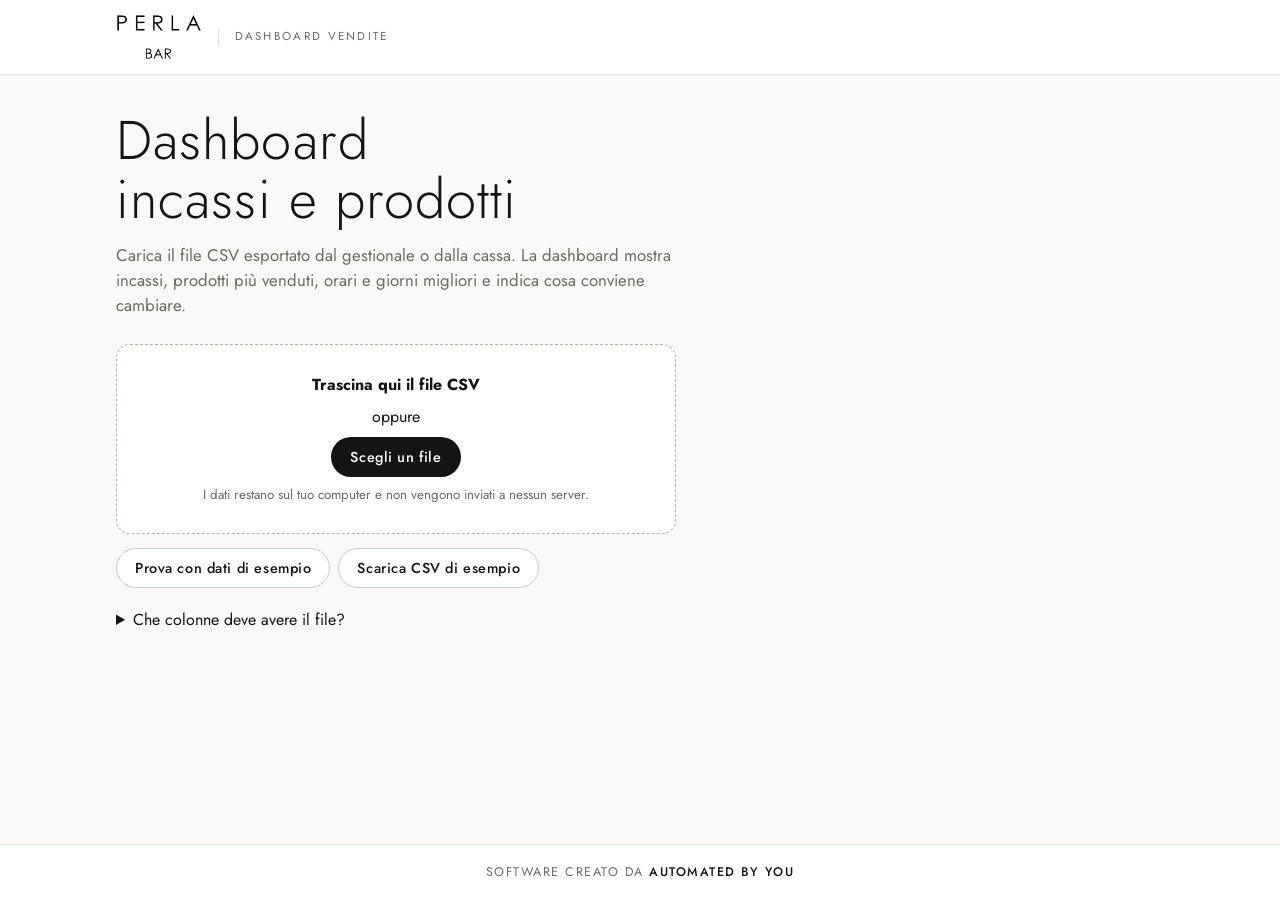
<file: index.html>
<!doctype html>
<html lang="it">
<head>
<meta charset="utf-8">
<meta name="viewport" content="width=device-width, initial-scale=1">
<title>Dashboard Perla Bar</title>
<link rel="preconnect" href="https://fonts.googleapis.com">
<link rel="stylesheet" href="https://fonts.googleapis.com/css2?family=Jost:wght@300;400;500;600&display=swap">
<link rel="stylesheet" href="css/style.css">
</head>
<body>
<header class="top">
  <div class="top-in">
    <div class="brand"><img class="logo" src="img/perla-bar-logo.png" alt="Perla Bar"><span class="brand-sub">Dashboard vendite</span></div>
    <div class="actions" id="actions" hidden>
      <button class="btn ghost" id="btn-add">Aggiungi file</button>
      <button class="btn ghost" id="btn-export">Esporta prodotti</button>
      <button class="btn ghost" id="btn-reset">Cambia dati</button>
    </div>
  </div>
</header>

<main>
  <section id="welcome" class="hero">
    <h1>Dashboard incassi e prodotti</h1>
    <p>Carica il file CSV esportato dal gestionale o dalla cassa. La dashboard mostra incassi, prodotti più venduti, orari e giorni migliori e indica cosa conviene cambiare.</p>
    <div id="drop" class="drop" tabindex="0">
      <strong>Trascina qui il file CSV</strong>
      <span>oppure</span>
      <label class="btn dark">Scegli un file<input type="file" id="file" accept=".csv,.txt,.tsv" multiple hidden></label>
      <small>I dati restano sul tuo computer e non vengono inviati a nessun server.</small>
    </div>
    <div class="alt">
      <button class="btn ghost" id="btn-demo">Prova con dati di esempio</button>
      <button class="btn ghost" id="btn-sample">Scarica CSV di esempio</button>
    </div>
    <details class="help">
      <summary>Che colonne deve avere il file?</summary>
      <p>Una riga per prodotto venduto. Servono: <b>data (e ora)</b>, <b>prodotto</b> e <b>importo</b> (oppure prezzo × quantità).
      Facoltativi ma utili: <b>n. scontrino</b> (per lo scontrino medio), <b>quantità</b>, <b>categoria</b> e <b>costo</b> (per i margini).
      I nomi delle colonne vengono riconosciuti da soli; se qualcosa non torna puoi correggerlo a mano.</p>
      <p><code>Data;Ora;Scontrino;Prodotto;Quantità;Prezzo;Importo;Costo</code></p>
    </details>
  </section>

  <div id="msg" class="msg" role="status" hidden></div>
  <details id="mapping" class="mapping" hidden></details>

  <div id="dash" hidden>
    <nav class="tabs" id="tabs" aria-label="Periodo">
      <button data-p="1">Oggi</button><button data-p="7" class="on">Settimana</button><button data-p="30">Mese</button><button data-p="365">Anno</button><button data-p="0">Tutto</button>
    </nav>
    <p class="range" id="range"></p>
    <section class="kpis" id="kpis"></section>

    <h2>Suggerimenti</h2>
    <section class="sugg" id="sugg"></section>

    <h2>Confronto nel tempo</h2>
    <section class="grid2" id="compare"></section>
    <article class="card"><h3>Incassi per settimana <small>(blocchi di 7 giorni)</small></h3><div class="chart" id="ch-weeks"></div></article>

    <div id="sec-hours">
    <h2>Fasce orarie</h2>
    <article class="card"><h3>Incasso medio per ora <small>(per giorno di apertura)</small></h3><div class="chart" id="ch-hours"></div>
      <p class="legend"><i class="sw gold"></i>migliori <i class="sw green"></i>nella media <i class="sw warn"></i>fasce deboli</p></article>
    <article class="card"><h3>Giorno × ora <small>(incasso medio, più scuro = meglio)</small></h3><div class="chart" id="heat"></div></article>
    </div>
    <div id="no-hours" hidden>
    <h2>Fasce orarie</h2>
    <article class="card"><p class="note">Questo file contiene solo i totali giornalieri per prodotto, senza l'ora di ogni scontrino. Per questo mancano le fasce orarie, lo scontrino medio e i prodotti acquistati insieme. Serve un'esportazione con data e ora di ogni vendita.</p></article>
    </div>

    <h2>Giorni</h2>
    <section class="grid2">
      <article class="card"><h3>Incasso medio per giorno della settimana</h3><div class="chart" id="ch-dow"></div></article>
      <article class="card"><h3>Giorni peggiori</h3><div id="worst"></div></article>
    </section>

    <div id="sec-pay" hidden>
    <h2>Pagamenti</h2>
    <article class="card"><h3>Incassi per metodo di pagamento</h3><div id="pay"></div></article>
    </div>

    <h2>Prodotti</h2>
    <section class="grid2">
      <article class="card"><h3>Più venduti <span class="seg" id="seg"><button data-m="revenue" class="on">€</button><button data-m="qty">pezzi</button></span></h3><div id="top"></div></article>
      <article class="card"><h3 id="low-h">Poco redditizi</h3><div id="low"></div></article>
    </section>
    <p class="foot" id="foot"></p>
  </div>
</main>

<footer class="credit">Software creato da <strong>Automated by You</strong></footer>

<script src="js/parser.js"></script>
<script src="js/analytics.js"></script>
<script src="js/demo.js"></script>
<script src="js/app.js"></script>
</body>
</html>
</file>
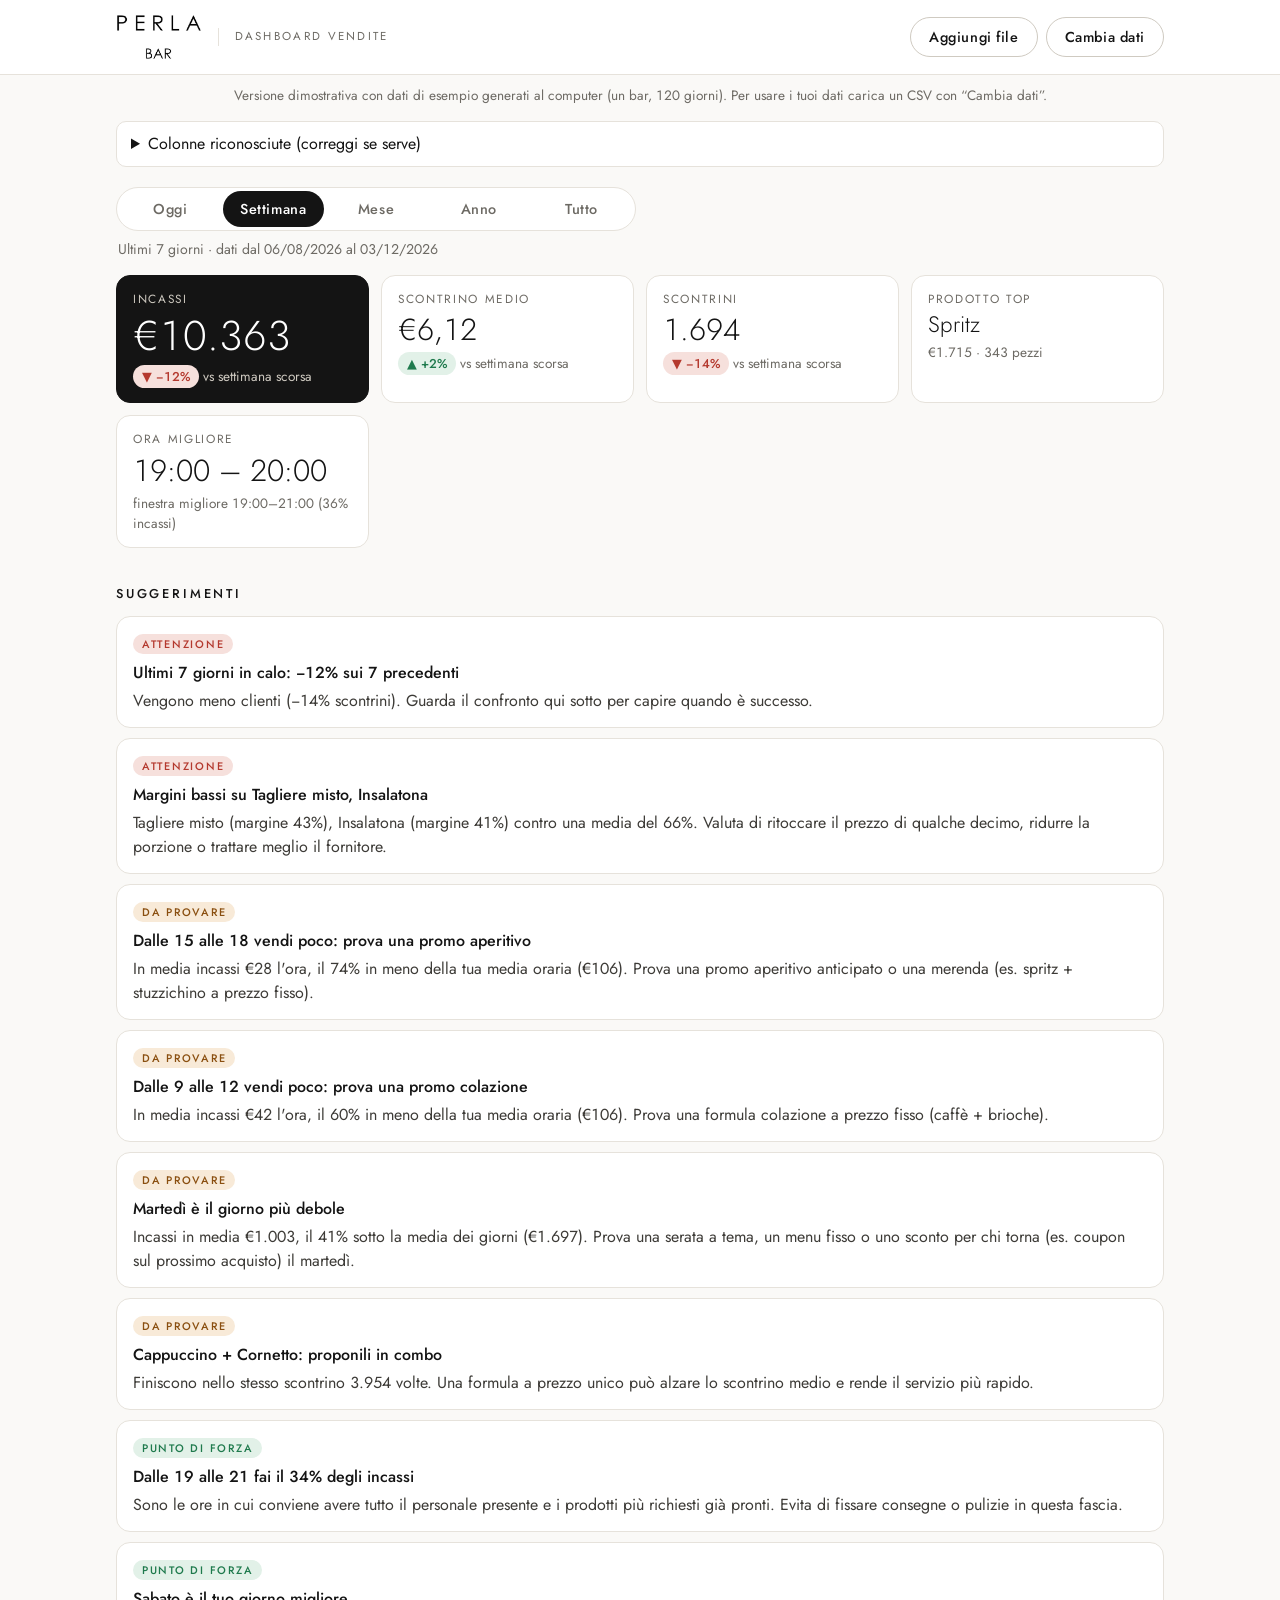
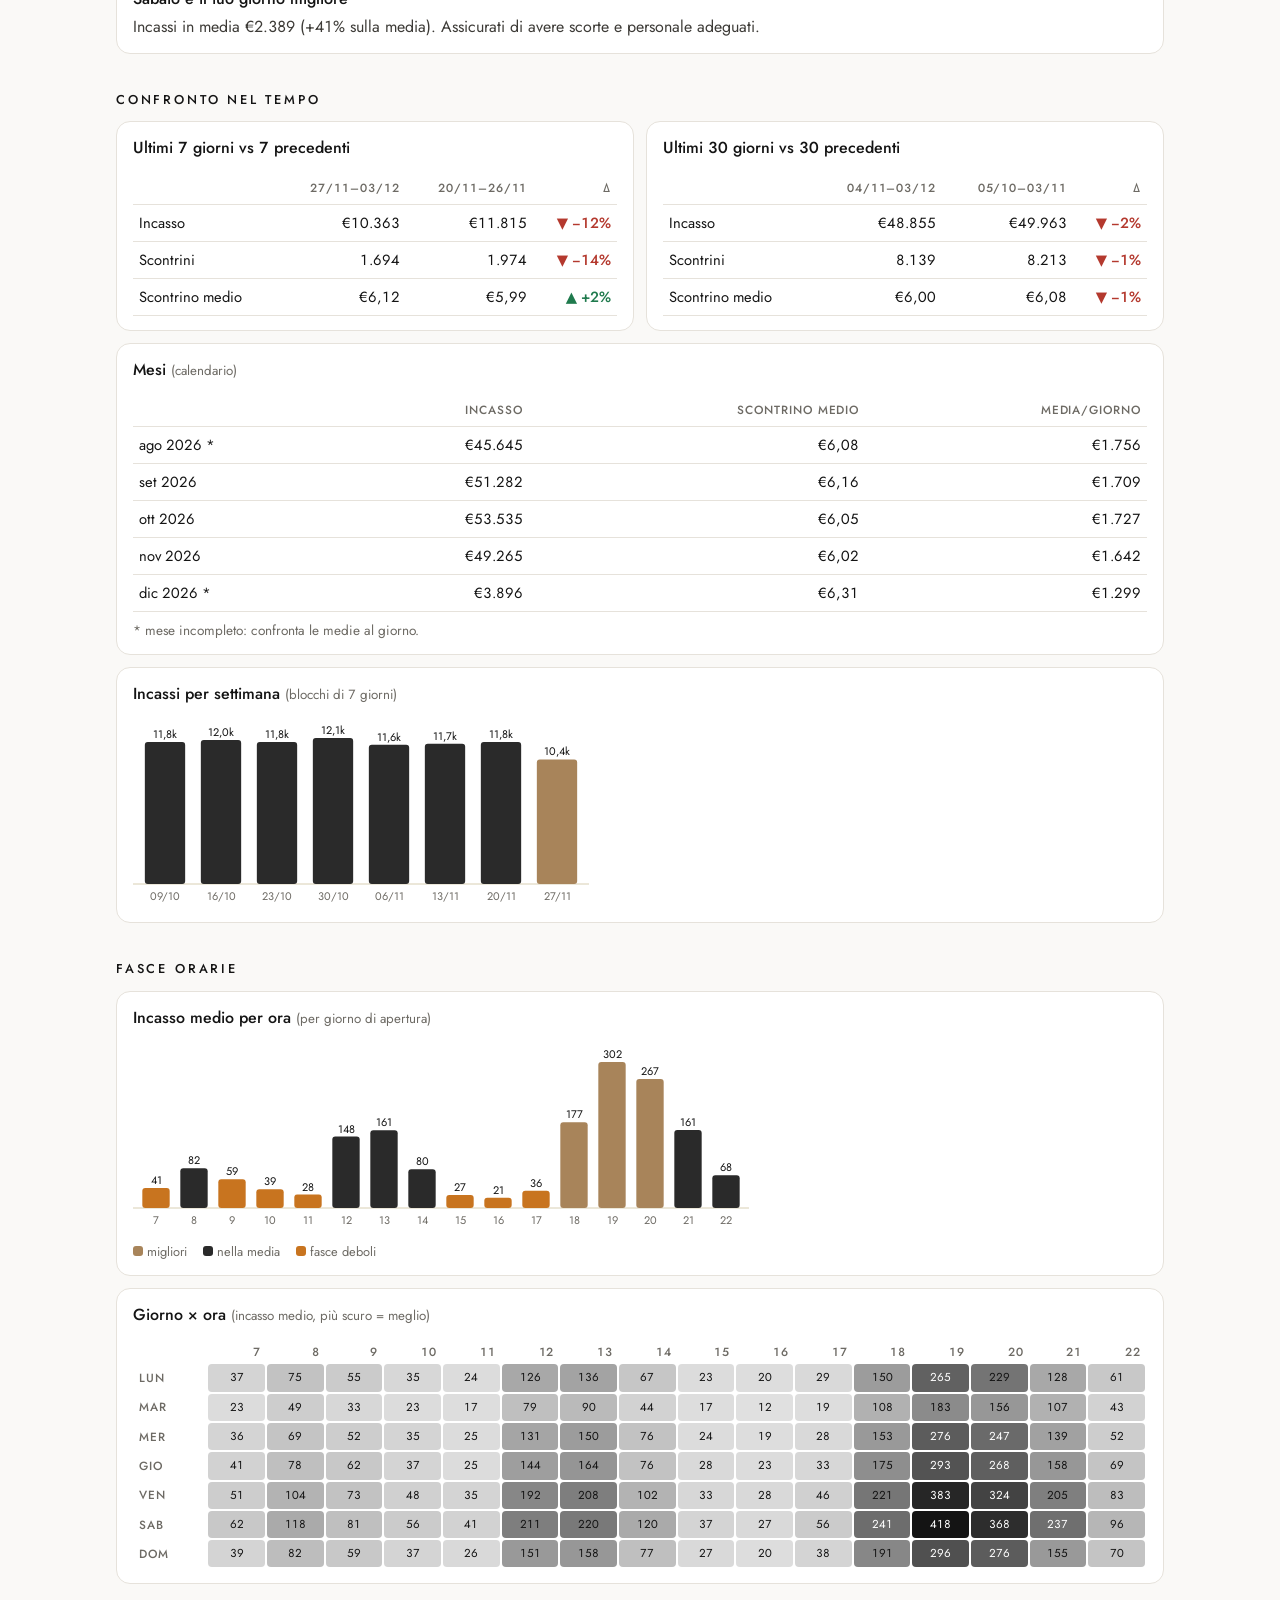
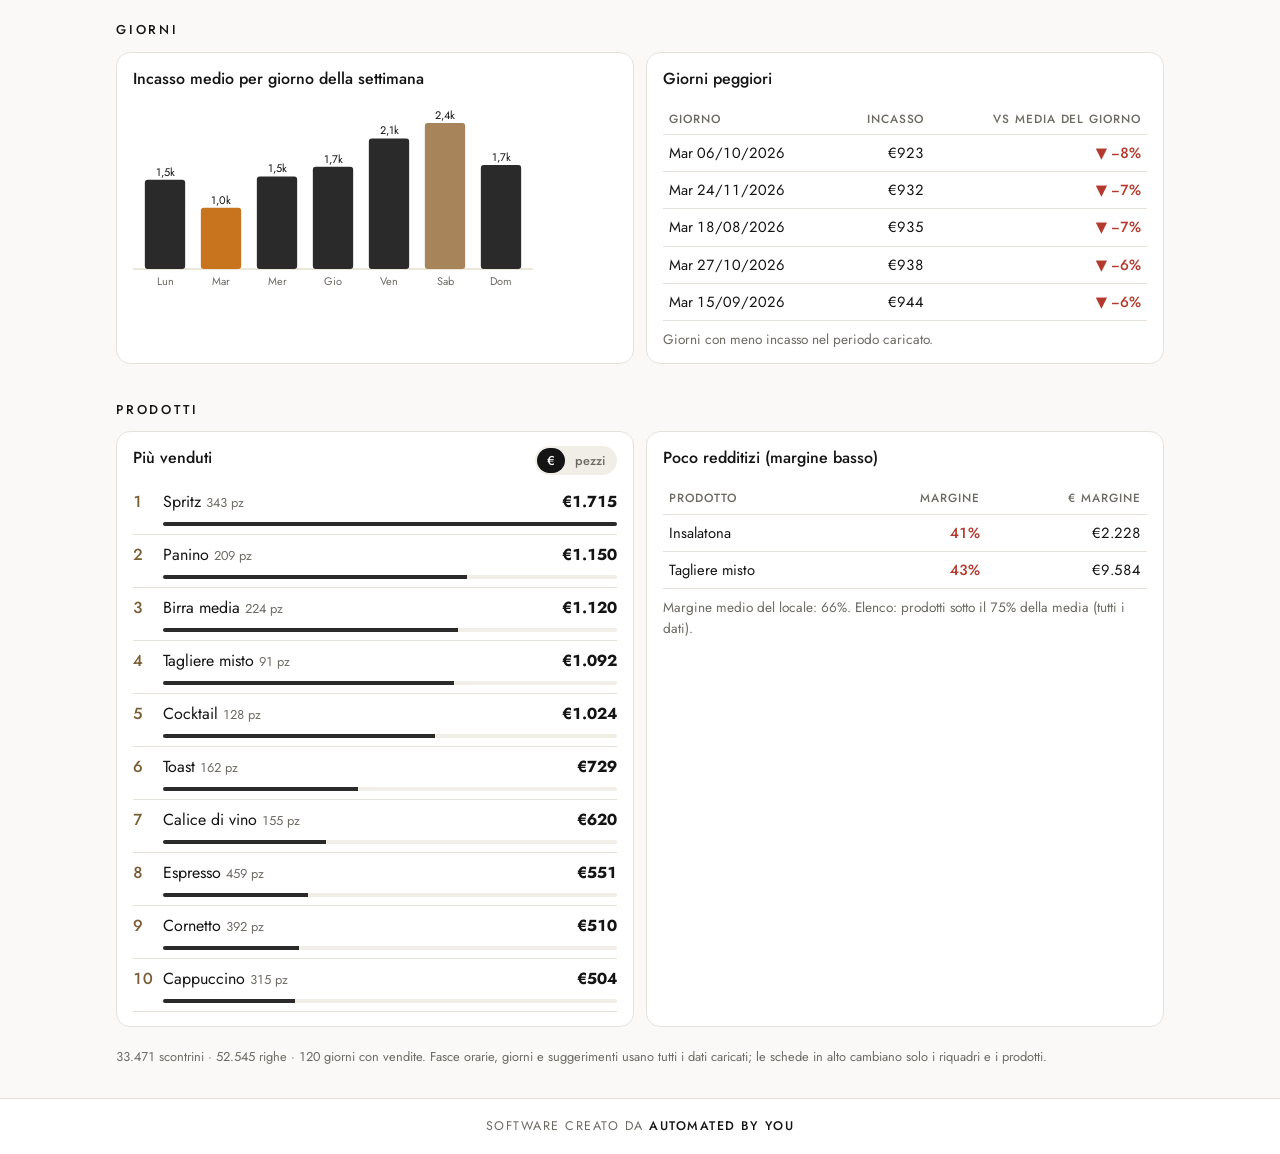
<file: site/index.html>
<!doctype html>
<html><head><title>Dashboard Perla Bar</title>
<link rel="stylesheet" href="https://fonts.googleapis.com/css2?family=Jost:wght@300;400;500;600&amp;display=swap">
<style>
[hidden]{display:none!important}
/* Identità Perla Bar: bianco e inchiostro, caratteri sottili e spaziati, un solo accento champagne. */
:root{
  --bg:#faf9f7; --card:#fff; --ink:#141414; --muted:#6d6a64; --line:#e6e2db; --soft:#f1eee8;
  --accent:#a8845a; --accent-text:#7a5e36;
  --bar:#2a2a2a; --warn:#c8741f; --good:#1f7a4d; --bad:#b4392e;
  --r:14px;
  --font:"Jost","Avenir Next","Century Gothic","Segoe UI",system-ui,sans-serif;
  color-scheme:light;
}
*{box-sizing:border-box}
html{-webkit-text-size-adjust:100%;overflow-x:hidden}
body{margin:0;background:var(--bg);color:var(--ink);font:400 16px/1.5 var(--font);min-height:100vh;font-variant-numeric:tabular-nums;display:flex;flex-direction:column}
main,.top-in{max-width:1080px;margin:0 auto;padding-inline:16px}
main{padding-bottom:24px;flex:1;width:100%}

.top{background:var(--card);border-bottom:1px solid var(--line)}
.top-in{display:flex;align-items:center;justify-content:space-between;gap:12px;padding-block:14px;flex-wrap:wrap}
.brand{display:flex;align-items:center;gap:16px}
.logo{display:block;height:46px;width:auto}
.brand-sub{font-size:.72rem;letter-spacing:.2em;text-transform:uppercase;color:var(--muted);border-left:1px solid var(--line);padding-left:16px}
.actions{display:flex;gap:8px;flex-wrap:wrap}

.btn{border:1px solid transparent;border-radius:999px;padding:9px 18px;font:500 .9rem var(--font);letter-spacing:.04em;cursor:pointer;display:inline-block;text-align:center}
.btn.dark{background:var(--ink);color:#fff}
.btn.ghost{background:var(--card);color:var(--ink);border-color:#cfcac1}
.btn:hover{filter:brightness(.94)}
.btn.dark:hover{filter:brightness(1.25)}
button:focus-visible,.drop:focus-visible,summary:focus-visible,select:focus-visible{outline:2px solid var(--ink);outline-offset:3px}

.hero{padding-top:36px}
.hero h1{font-weight:300;font-size:clamp(2rem,7vw,3.4rem);line-height:1.08;letter-spacing:.02em;margin:0 0 14px;max-width:16ch;text-wrap:balance}
.hero p{max-width:560px;color:var(--muted);font-size:1.05rem;margin:0}
.drop{margin:26px 0 14px;max-width:560px;border:1px dashed #b9b3a8;border-radius:var(--r);padding:28px 18px;display:flex;flex-direction:column;align-items:center;gap:8px;background:var(--card)}
.drop.over{background:var(--soft);border-color:var(--ink)}
.drop small{color:var(--muted);text-align:center}
.alt{display:flex;gap:8px;flex-wrap:wrap}
.help{margin:20px 0 40px;max-width:560px;color:var(--muted)}
.help summary{cursor:pointer;color:var(--ink)}
code{background:var(--soft);padding:2px 6px;border-radius:6px;font-size:.85em;word-break:break-word}

.msg{background:var(--card);border:1px solid var(--line);border-left:4px solid var(--warn);border-radius:10px;padding:12px 14px;margin:16px 0}
.mapping{background:var(--card);border:1px solid var(--line);border-radius:10px;padding:10px 14px;margin:16px 0}
.mapping summary{cursor:pointer}
.mapping .mf{margin:12px 0 4px;font-weight:500}
.mgrid{display:grid;grid-template-columns:repeat(auto-fill,minmax(210px,1fr));gap:8px}
.mgrid label{display:flex;flex-direction:column;font-size:.8rem;color:var(--muted);gap:2px}
select{font:inherit;padding:7px;border-radius:8px;border:1px solid #cfcac1;background:var(--card);color:var(--ink)}

h2{font-weight:500;font-size:.8rem;letter-spacing:.22em;text-transform:uppercase;margin:36px 0 12px;color:var(--ink)}
.tabs{display:flex;gap:2px;background:var(--card);border:1px solid var(--line);padding:3px;border-radius:999px;margin:20px 0 8px;max-width:520px;overflow-x:auto}
.tabs button{flex:1;border:0;background:none;padding:8px 12px;border-radius:999px;font:500 .9rem var(--font);letter-spacing:.04em;color:var(--muted);cursor:pointer;white-space:nowrap}
.tabs button.on{background:var(--ink);color:#fff}
.range{color:var(--muted);margin:4px 2px 14px;font-size:.88rem}

.kpis{display:grid;grid-template-columns:repeat(auto-fit,minmax(220px,1fr));gap:12px}
.kpi{background:var(--card);border:1px solid var(--line);border-radius:var(--r);padding:14px 16px}
.kpi .l{color:var(--muted);font-size:.74rem;letter-spacing:.14em;text-transform:uppercase}
.kpi .v{font-size:1.9rem;font-weight:300;line-height:1.2;margin:4px 0}
.kpi .s{font-size:.85rem;color:var(--muted)}
.kpi.main{grid-column:1/-1;background:var(--ink);border-color:var(--ink);color:#fff}
.kpi.main .l,.kpi.main .s{color:#cfcac1}.kpi.main .v{font-size:2.6rem}
@media(min-width:700px){.kpi.main{grid-column:auto}}
.pill{display:inline-block;padding:2px 9px;border-radius:999px;font-weight:500;font-size:.8rem;background:#e2f1e8;color:var(--good)}
.pill.neg{background:#f6e0dc;color:var(--bad)}.pill.flat{background:var(--soft);color:var(--muted)}

.sugg{display:grid;gap:10px}
.s-card{background:var(--card);border:1px solid var(--line);border-radius:var(--r);padding:14px 16px}
.s-card .tag{display:inline-block;font-size:.68rem;letter-spacing:.16em;text-transform:uppercase;font-weight:500;padding:2px 9px;border-radius:999px;background:var(--soft);color:var(--muted)}
.s-card.warn .tag{background:#f6e0dc;color:var(--bad)}.s-card.tip .tag{background:#f8ead8;color:#8a4f10}.s-card.good .tag{background:#e2f1e8;color:var(--good)}
.s-card b{display:block;font-weight:500;margin-top:6px}
.s-card p{margin:4px 0 0;color:#3d3b37}

.grid2{display:grid;grid-template-columns:repeat(auto-fit,minmax(min(100%,380px),1fr));gap:12px;margin-bottom:12px}
.grid2>.wide{grid-column:1/-1}
.card{background:var(--card);border:1px solid var(--line);border-radius:var(--r);padding:14px 16px;margin-bottom:12px;min-width:0;overflow-x:auto}
.grid2 .card{margin-bottom:0}
.card h3{margin:0 0 12px;font-weight:500;font-size:1rem}.card h3 small{font-weight:400;color:var(--muted)}
.chart{overflow-x:auto}
.chart svg{display:block;max-width:none;height:auto}
.bar{fill:var(--bar)}.bar.gold{fill:var(--accent)}.bar.warn{fill:var(--warn)}.bar.dim{fill:#cfcac1}
svg text{fill:var(--ink);font:11px var(--font)}svg text.mut{fill:var(--muted)}
.legend{font-size:.8rem;color:var(--muted);margin:10px 0 0}
.sw{display:inline-block;width:10px;height:10px;border-radius:3px;margin:0 4px 0 12px}.sw:first-child{margin-left:0}
.sw.gold{background:var(--accent)}.sw.green{background:var(--bar)}.sw.warn{background:var(--warn)}

table{border-collapse:collapse;width:100%;font-size:.92rem}
th,td{padding:7px 6px;text-align:right;border-bottom:1px solid var(--line);white-space:nowrap}
th:first-child,td:first-child{text-align:left;white-space:normal}
th{font-weight:500;color:var(--muted);font-size:.74rem;letter-spacing:.08em;text-transform:uppercase}
.up{color:var(--good);font-weight:500}.down{color:var(--bad);font-weight:500}
.heat{border-collapse:separate;border-spacing:2px;font-size:.72rem}
.heat th{padding:2px 4px;border:0}.heat td{padding:5px 0;min-width:30px;text-align:center;border:0;border-radius:4px;color:var(--ink)}
.heat td.dk{color:#fff}
.rank{list-style:none;margin:0;padding:0}
.rank li{display:grid;grid-template-columns:22px 1fr auto;gap:8px;align-items:center;padding:8px 0;border-bottom:1px solid var(--line)}
.rank .n{color:var(--accent-text);font-weight:500}
.rank .bg{grid-column:2/4;height:4px;border-radius:2px;background:var(--soft);overflow:hidden}.rank .bg i{display:block;height:100%;background:var(--bar)}
.rank .sub{color:var(--muted);font-size:.8rem}
.seg{float:right;background:var(--soft);border-radius:999px;padding:2px}
.seg button{border:0;background:none;padding:3px 10px;border-radius:999px;font:500 .8rem var(--font);cursor:pointer;color:var(--muted)}
.seg button.on{background:var(--ink);color:#fff}
.note{color:var(--muted);font-size:.85rem;margin:8px 0 0}
.foot{color:var(--muted);font-size:.8rem;margin:20px 0 8px}

.credit{border-top:1px solid var(--line);background:var(--card);text-align:center;padding:18px 16px;font-size:.78rem;letter-spacing:.12em;text-transform:uppercase;color:var(--muted)}
.credit strong{font-weight:500;color:var(--ink)}

.demo-note{max-width:1080px;margin:0 auto;padding:10px 16px 0;color:var(--muted);font-size:.85rem}
#btn-export,#btn-sample{display:none!important}
</style>

</head><body><header class="top">
  <div class="top-in">
    <div class="brand"><img class="logo" src="[data-uri]" alt="Perla Bar"><span class="brand-sub">Dashboard vendite</span></div>
    <div class="actions" id="actions">
      <button class="btn ghost" id="btn-add">Aggiungi file</button>
      <button class="btn ghost" id="btn-export">Esporta prodotti</button>
      <button class="btn ghost" id="btn-reset">Cambia dati</button>
    </div>
  </div>
</header>
<p class="demo-note">Versione dimostrativa con dati di esempio generati al computer (un bar, 120 giorni). Per usare i tuoi dati carica un CSV con “Cambia dati”.</p>

<main>
  <section id="welcome" class="hero" hidden="">
    <h1>Dashboard incassi e prodotti</h1>
    <p>Carica il file CSV esportato dal gestionale o dalla cassa. La dashboard mostra incassi, prodotti più venduti, orari e giorni migliori e indica cosa conviene cambiare.</p>
    <div id="drop" class="drop" tabindex="0">
      <strong>Trascina qui il file CSV</strong>
      <span>oppure</span>
      <label class="btn dark">Scegli un file<input type="file" id="file" accept=".csv,.txt,.tsv" multiple="" hidden=""></label>
      <small>I dati restano sul tuo computer e non vengono inviati a nessun server.</small>
    </div>
    <div class="alt">
      <button class="btn ghost" id="btn-demo">Prova con dati di esempio</button>
      <button class="btn ghost" id="btn-sample">Scarica CSV di esempio</button>
    </div>
    <details class="help">
      <summary>Che colonne deve avere il file?</summary>
      <p>Una riga per prodotto venduto. Servono: <b>data (e ora)</b>, <b>prodotto</b> e <b>importo</b> (oppure prezzo × quantità).
      Facoltativi ma utili: <b>n. scontrino</b> (per lo scontrino medio), <b>quantità</b>, <b>categoria</b> e <b>costo</b> (per i margini).
      I nomi delle colonne vengono riconosciuti da soli; se qualcosa non torna puoi correggerlo a mano.</p>
      <p><code>Data;Ora;Scontrino;Prodotto;Quantità;Prezzo;Importo;Costo</code></p>
    </details>
  </section>

  <div id="msg" class="msg" role="status" hidden=""></div>
  <details id="mapping" class="mapping"><summary>Colonne riconosciute (correggi se serve)</summary><div class="mf">dati di esempio · 52780 righe</div><div class="mgrid"><label>Data e ora (insieme)<select data-d="0" data-f="datetime"><option value="-1">— nessuna —</option><option value="0">Data</option><option value="1">Ora</option><option value="2">Scontrino</option><option value="3">Prodotto</option><option value="4">Categoria</option><option value="5">Quantità</option><option value="6">Prezzo</option><option value="7">Importo</option><option value="8">Costo</option></select></label><label>Data<select data-d="0" data-f="date"><option value="-1">— nessuna —</option><option value="0" selected="">Data</option><option value="1">Ora</option><option value="2">Scontrino</option><option value="3">Prodotto</option><option value="4">Categoria</option><option value="5">Quantità</option><option value="6">Prezzo</option><option value="7">Importo</option><option value="8">Costo</option></select></label><label>Ora<select data-d="0" data-f="time"><option value="-1">— nessuna —</option><option value="0">Data</option><option value="1" selected="">Ora</option><option value="2">Scontrino</option><option value="3">Prodotto</option><option value="4">Categoria</option><option value="5">Quantità</option><option value="6">Prezzo</option><option value="7">Importo</option><option value="8">Costo</option></select></label><label>N. scontrino<select data-d="0" data-f="receipt"><option value="-1">— nessuna —</option><option value="0">Data</option><option value="1">Ora</option><option value="2" selected="">Scontrino</option><option value="3">Prodotto</option><option value="4">Categoria</option><option value="5">Quantità</option><option value="6">Prezzo</option><option value="7">Importo</option><option value="8">Costo</option></select></label><label>Prodotto<select data-d="0" data-f="product"><option value="-1">— nessuna —</option><option value="0">Data</option><option value="1">Ora</option><option value="2">Scontrino</option><option value="3" selected="">Prodotto</option><option value="4">Categoria</option><option value="5">Quantità</option><option value="6">Prezzo</option><option value="7">Importo</option><option value="8">Costo</option></select></label><label>Quantità<select data-d="0" data-f="qty"><option value="-1">— nessuna —</option><option value="0">Data</option><option value="1">Ora</option><option value="2">Scontrino</option><option value="3">Prodotto</option><option value="4">Categoria</option><option value="5" selected="">Quantità</option><option value="6">Prezzo</option><option value="7">Importo</option><option value="8">Costo</option></select></label><label>Prezzo unitario<select data-d="0" data-f="price"><option value="-1">— nessuna —</option><option value="0">Data</option><option value="1">Ora</option><option value="2">Scontrino</option><option value="3">Prodotto</option><option value="4">Categoria</option><option value="5">Quantità</option><option value="6" selected="">Prezzo</option><option value="7">Importo</option><option value="8">Costo</option></select></label><label>Importo riga<select data-d="0" data-f="total"><option value="-1">— nessuna —</option><option value="0">Data</option><option value="1">Ora</option><option value="2">Scontrino</option><option value="3">Prodotto</option><option value="4">Categoria</option><option value="5">Quantità</option><option value="6">Prezzo</option><option value="7" selected="">Importo</option><option value="8">Costo</option></select></label><label>Costo unitario<select data-d="0" data-f="cost"><option value="-1">— nessuna —</option><option value="0">Data</option><option value="1">Ora</option><option value="2">Scontrino</option><option value="3">Prodotto</option><option value="4">Categoria</option><option value="5">Quantità</option><option value="6">Prezzo</option><option value="7">Importo</option><option value="8" selected="">Costo</option></select></label><label>Categoria<select data-d="0" data-f="category"><option value="-1">— nessuna —</option><option value="0">Data</option><option value="1">Ora</option><option value="2">Scontrino</option><option value="3">Prodotto</option><option value="4" selected="">Categoria</option><option value="5">Quantità</option><option value="6">Prezzo</option><option value="7">Importo</option><option value="8">Costo</option></select></label></div></details>

  <div id="dash">
    <nav class="tabs" id="tabs" aria-label="Periodo">
      <button data-p="1">Oggi</button><button data-p="7" class="on">Settimana</button><button data-p="30">Mese</button><button data-p="365">Anno</button><button data-p="0">Tutto</button>
    </nav>
    <p class="range" id="range">Ultimi 7 giorni · dati dal 01/07/2026 al 28/10/2026</p>
    <section class="kpis" id="kpis"><div class="kpi main"><div class="l">Incassi</div><div class="v">€10.354</div><div class="s"><span class="pill neg">▼ −12%</span> <span>vs settimana scorsa</span></div></div><div class="kpi"><div class="l">Scontrino medio</div><div class="v">€6,10</div><div class="s"><span class="pill ">▲ +2%</span> <span>vs settimana scorsa</span></div></div><div class="kpi"><div class="l">Scontrini</div><div class="v">1.698</div><div class="s"><span class="pill neg">▼ −13%</span> <span>vs settimana scorsa</span></div></div><div class="kpi"><div class="l">Prodotto top</div><div class="v" style="font-size:1.4rem">Spritz</div><div class="s">€1.440 · 288 pezzi</div></div><div class="kpi"><div class="l">Ora migliore</div><div class="v">19:00 – 20:00</div><div class="s">finestra migliore 19:00–21:00 (32% incassi)</div></div></section>

    <h2>Suggerimenti</h2>
    <section class="sugg" id="sugg"><div class="s-card warn"><span class="tag">Attenzione</span><b>Ultimi 7 giorni in calo: −12% sui 7 precedenti</b><p>Vengono meno clienti (−13% scontrini). Guarda il confronto qui sotto per capire quando è successo.</p></div><div class="s-card warn"><span class="tag">Attenzione</span><b>Margini bassi su Tagliere misto, Insalatona</b><p>Tagliere misto (margine 43%), Insalatona (margine 41%) contro una media del 66%. Valuta di ritoccare il prezzo di qualche decimo, ridurre la porzione o trattare meglio il fornitore.</p></div><div class="s-card tip"><span class="tag">Da provare</span><b>Dalle 15 alle 18 vendi poco: prova una promo aperitivo</b><p>In media incassi €29 l'ora, il 73% in meno della tua media oraria (€107). Prova una promo aperitivo anticipato o una merenda (es. spritz + stuzzichino a prezzo fisso).</p></div><div class="s-card tip"><span class="tag">Da provare</span><b>Dalle 9 alle 12 vendi poco: prova una promo colazione</b><p>In media incassi €41 l'ora, il 61% in meno della tua media oraria (€107). Prova una formula colazione a prezzo fisso (caffè + brioche).</p></div><div class="s-card tip"><span class="tag">Da provare</span><b>Martedì è il giorno più debole</b><p>Incassi in media €991, il 42% sotto la media dei giorni (€1.707). Prova una serata a tema, un menu fisso o uno sconto per chi torna (es. coupon sul prossimo acquisto) il martedì.</p></div><div class="s-card tip"><span class="tag">Da provare</span><b>Cappuccino + Cornetto: proponili in combo</b><p>Finiscono nello stesso scontrino 3.979 volte. Una formula a prezzo unico può alzare lo scontrino medio e rende il servizio più rapido.</p></div><div class="s-card good"><span class="tag">Punto di forza</span><b>Dalle 19 alle 21 fai il 33% degli incassi</b><p>Sono le ore in cui conviene avere tutto il personale presente e i prodotti più richiesti già pronti. Evita di fissare consegne o pulizie in questa fascia.</p></div><div class="s-card good"><span class="tag">Punto di forza</span><b>Sabato è il tuo giorno migliore</b><p>Incassi in media €2.422 (+42% sulla media). Assicurati di avere scorte e personale adeguati.</p></div></section>

    <h2>Confronto nel tempo</h2>
    <section class="grid2" id="compare"><article class="card"><h3>Ultimi 7 giorni vs 7 precedenti</h3><table><tbody><tr><th></th><th>22/10–28/10</th><th>15/10–21/10</th><th>Δ</th></tr><tr><td>Incasso</td><td>€10.354</td><td>€11.727</td><td class="down">▼ −12%</td></tr><tr><td>Scontrini</td><td>1.698</td><td>1.960</td><td class="down">▼ −13%</td></tr><tr><td>Scontrino medio</td><td>€6,10</td><td>€5,98</td><td class="up">▲ +2%</td></tr></tbody></table></article><article class="card"><h3>Ultimi 30 giorni vs 30 precedenti</h3><table><tbody><tr><th></th><th>29/09–28/10</th><th>30/08–28/09</th><th>Δ</th></tr><tr><td>Incasso</td><td>€48.542</td><td>€51.342</td><td class="down">▼ −5%</td></tr><tr><td>Scontrini</td><td>8.055</td><td>8.403</td><td class="down">▼ −4%</td></tr><tr><td>Scontrino medio</td><td>€6,03</td><td>€6,11</td><td class="down">▼ −1%</td></tr></tbody></table></article><article class="card wide"><h3>Mesi <small>(calendario)</small></h3><table><tbody><tr><th></th><th>Incasso</th><th>Scontrino medio</th><th>Media/giorno</th></tr><tr><td>lug 2026</td><td>€53.620</td><td>€6,08</td><td>€1.730</td></tr><tr><td>ago 2026</td><td>€54.353</td><td>€6,15</td><td>€1.753</td></tr><tr><td>set 2026</td><td>€50.463</td><td>€6,11</td><td>€1.682</td></tr><tr><td>ott 2026</td><td>€46.211</td><td>€6,03</td><td>€1.650</td></tr></tbody></table><p class="note">* mese incompleto: confronta le medie al giorno.</p></article></section>
    <article class="card"><h3>Incassi per settimana <small>(blocchi di 7 giorni)</small></h3><div class="chart" id="ch-weeks"><svg viewBox="0 0 456 190" width="456" role="img" aria-label="Incassi per settimana"><line x1="0" x2="456" y1="166" y2="166" stroke="#d8cfb3"></line><rect class="bar " x="11.84" y="24.408683992902525" width="40.32" height="141.59131600709748" rx="3"><title>03/09–09/09: €12.079</title></rect><text class="mut" x="32" y="182" text-anchor="middle">03/09</text><text x="32" y="20.408683992902525" text-anchor="middle">12,1k</text><rect class="bar " x="67.84" y="23.558831322109" width="40.32" height="142.441168677891" rx="3"><title>10/09–16/09: €12.152</title></rect><text class="mut" x="88" y="182" text-anchor="middle">10/09</text><text x="88" y="19.558831322109" text-anchor="middle">12,2k</text><rect class="bar " x="123.84" y="26.16348323176851" width="40.32" height="139.8365167682315" rx="3"><title>17/09–23/09: €11.929</title></rect><text class="mut" x="144" y="182" text-anchor="middle">17/09</text><text x="144" y="22.16348323176851" text-anchor="middle">11,9k</text><rect class="bar " x="179.84" y="25.531661728930317" width="40.32" height="140.46833827106968" rx="3"><title>24/09–30/09: €11.983</title></rect><text class="mut" x="200" y="182" text-anchor="middle">24/09</text><text x="200" y="21.531661728930317" text-anchor="middle">12,0k</text><rect class="bar " x="235.84" y="20" width="40.32" height="146" rx="3"><title>01/10–07/10: €12.455</title></rect><text class="mut" x="256" y="182" text-anchor="middle">01/10</text><text x="256" y="16" text-anchor="middle">12,5k</text><rect class="bar " x="291.84" y="29.143242527157554" width="40.32" height="136.85675747284245" rx="3"><title>08/10–14/10: €11.675</title></rect><text class="mut" x="312" y="182" text-anchor="middle">08/10</text><text x="312" y="25.143242527157554" text-anchor="middle">11,7k</text><rect class="bar " x="347.84" y="28.54072628882946" width="40.32" height="137.45927371117054" rx="3"><title>15/10–21/10: €11.727</title></rect><text class="mut" x="368" y="182" text-anchor="middle">15/10</text><text x="368" y="24.54072628882946" text-anchor="middle">11,7k</text><rect class="bar gold" x="403.84" y="44.62579987314433" width="40.32" height="121.37420012685567" rx="3"><title>22/10–28/10: €10.354</title></rect><text class="mut" x="424" y="182" text-anchor="middle">22/10</text><text x="424" y="40.62579987314433" text-anchor="middle">10,4k</text></svg></div></article>

    <div id="sec-hours">
    <h2>Fasce orarie</h2>
    <article class="card"><h3>Incasso medio per ora <small>(per giorno di apertura)</small></h3><div class="chart" id="ch-hours"><svg viewBox="0 0 616 190" width="616" role="img" aria-label="Incasso medio per ora"><line x1="0" x2="616" y1="166" y2="166" stroke="#d8cfb3"></line><rect class="bar warn" x="9.32" y="145.49279827783133" width="27.36" height="20.50720172216867" rx="3"><title>7:00–8:00 · media €43 · 2,5% degli incassi</title></rect><text class="mut" x="23" y="182" text-anchor="middle">7</text><text x="23" y="141.49279827783133" text-anchor="middle">43</text><rect class="bar " x="47.32" y="126.3735364440831" width="27.36" height="39.6264635559169" rx="3"><title>8:00–9:00 · media €83 · 4,8% degli incassi</title></rect><text class="mut" x="61" y="182" text-anchor="middle">8</text><text x="61" y="122.3735364440831" text-anchor="middle">83</text><rect class="bar warn" x="85.32" y="138.03726983657498" width="27.36" height="27.96273016342501" rx="3"><title>9:00–10:00 · media €58 · 3,4% degli incassi</title></rect><text class="mut" x="99" y="182" text-anchor="middle">9</text><text x="99" y="134.03726983657498" text-anchor="middle">58</text><rect class="bar warn" x="123.32" y="147.30339805160494" width="27.36" height="18.696601948395063" rx="3"><title>10:00–11:00 · media €39 · 2,3% degli incassi</title></rect><text class="mut" x="137" y="182" text-anchor="middle">10</text><text x="137" y="143.30339805160494" text-anchor="middle">39</text><rect class="bar warn" x="161.32" y="152.9419288400284" width="27.36" height="13.058071159971599" rx="3"><title>11:00–12:00 · media €27 · 1,6% degli incassi</title></rect><text class="mut" x="175" y="182" text-anchor="middle">11</text><text x="175" y="148.9419288400284" text-anchor="middle">27</text><rect class="bar " x="199.32" y="93.58200706067244" width="27.36" height="72.41799293932756" rx="3"><title>12:00–13:00 · media €151 · 8,8% degli incassi</title></rect><text class="mut" x="213" y="182" text-anchor="middle">12</text><text x="213" y="89.58200706067244" text-anchor="middle">151</text><rect class="bar " x="237.32" y="89.31982000487454" width="27.36" height="76.68017999512546" rx="3"><title>13:00–14:00 · media €160 · 9,4% degli incassi</title></rect><text class="mut" x="251" y="182" text-anchor="middle">13</text><text x="251" y="85.31982000487454" text-anchor="middle">160</text><rect class="bar " x="275.32" y="130.87244502507406" width="27.36" height="35.12755497492596" rx="3"><title>14:00–15:00 · media €73 · 4,3% degli incassi</title></rect><text class="mut" x="289" y="182" text-anchor="middle">14</text><text x="289" y="126.87244502507406" text-anchor="middle">73</text><rect class="bar warn" x="313.32" y="151.83509576277456" width="27.36" height="14.164904237225443" rx="3"><title>15:00–16:00 · media €30 · 1,7% degli incassi</title></rect><text class="mut" x="327" y="182" text-anchor="middle">15</text><text x="327" y="147.83509576277456" text-anchor="middle">30</text><rect class="bar warn" x="351.32" y="155.24596503624826" width="27.36" height="10.75403496375173" rx="3"><title>16:00–17:00 · media €22 · 1,3% degli incassi</title></rect><text class="mut" x="365" y="182" text-anchor="middle">16</text><text x="365" y="151.24596503624826" text-anchor="middle">22</text><rect class="bar warn" x="389.32" y="149.2247611065921" width="27.36" height="16.77523889340789" rx="3"><title>17:00–18:00 · media €35 · 2,0% degli incassi</title></rect><text class="mut" x="403" y="182" text-anchor="middle">17</text><text x="403" y="145.2247611065921" text-anchor="middle">35</text><rect class="bar gold" x="427.32" y="79.36392045376716" width="27.36" height="86.63607954623284" rx="3"><title>18:00–19:00 · media €181 · 10,6% degli incassi</title></rect><text class="mut" x="441" y="182" text-anchor="middle">18</text><text x="441" y="75.36392045376716" text-anchor="middle">181</text><rect class="bar gold" x="465.32" y="20" width="27.36" height="146" rx="3"><title>19:00–20:00 · media €304 · 17,8% degli incassi</title></rect><text class="mut" x="479" y="182" text-anchor="middle">19</text><text x="479" y="16" text-anchor="middle">304</text><rect class="bar gold" x="503.32" y="40.694339684651965" width="27.36" height="125.30566031534804" rx="3"><title>20:00–21:00 · media €261 · 15,3% degli incassi</title></rect><text class="mut" x="517" y="182" text-anchor="middle">20</text><text x="517" y="36.694339684651965" text-anchor="middle">261</text><rect class="bar " x="541.32" y="86.77106493463793" width="27.36" height="79.22893506536207" rx="3"><title>21:00–22:00 · media €165 · 9,7% degli incassi</title></rect><text class="mut" x="555" y="182" text-anchor="middle">21</text><text x="555" y="82.77106493463793" text-anchor="middle">165</text><rect class="bar " x="579.32" y="130.62612668129202" width="27.36" height="35.373873318707965" rx="3"><title>22:00–23:00 · media €74 · 4,3% degli incassi</title></rect><text class="mut" x="593" y="182" text-anchor="middle">22</text><text x="593" y="126.62612668129202" text-anchor="middle">74</text></svg></div>
      <p class="legend"><i class="sw gold"></i>migliori <i class="sw green"></i>nella media <i class="sw warn"></i>fasce deboli</p></article>
    <article class="card"><h3>Giorno × ora <small>(incasso medio, più scuro = meglio)</small></h3><div class="chart" id="heat"><table class="heat"><tbody><tr><th></th><th>7</th><th>8</th><th>9</th><th>10</th><th>11</th><th>12</th><th>13</th><th>14</th><th>15</th><th>16</th><th>17</th><th>18</th><th>19</th><th>20</th><th>21</th><th>22</th></tr><tr><th>Lun</th><td class="" style="background:rgba(20,20,20,0.18)" title="€38">38</td><td class="" style="background:rgba(20,20,20,0.26)" title="€78">78</td><td class="" style="background:rgba(20,20,20,0.21)" title="€52">52</td><td class="" style="background:rgba(20,20,20,0.17)" title="€35">35</td><td class="" style="background:rgba(20,20,20,0.15)" title="€26">26</td><td class="" style="background:rgba(20,20,20,0.37)" title="€133">133</td><td class="" style="background:rgba(20,20,20,0.39)" title="€140">140</td><td class="" style="background:rgba(20,20,20,0.23)" title="€64">64</td><td class="" style="background:rgba(20,20,20,0.15)" title="€26">26</td><td class="" style="background:rgba(20,20,20,0.14)" title="€20">20</td><td class="" style="background:rgba(20,20,20,0.16)" title="€29">29</td><td class="" style="background:rgba(20,20,20,0.40)" title="€147">147</td><td class="dk" style="background:rgba(20,20,20,0.65)" title="€267">267</td><td class="" style="background:rgba(20,20,20,0.54)" title="€216">216</td><td class="" style="background:rgba(20,20,20,0.38)" title="€137">137</td><td class="" style="background:rgba(20,20,20,0.24)" title="€67">67</td></tr><tr><th>Mar</th><td class="" style="background:rgba(20,20,20,0.15)" title="€23">23</td><td class="" style="background:rgba(20,20,20,0.20)" title="€48">48</td><td class="" style="background:rgba(20,20,20,0.17)" title="€34">34</td><td class="" style="background:rgba(20,20,20,0.15)" title="€22">22</td><td class="" style="background:rgba(20,20,20,0.13)" title="€16">16</td><td class="" style="background:rgba(20,20,20,0.29)" title="€92">92</td><td class="" style="background:rgba(20,20,20,0.31)" title="€103">103</td><td class="" style="background:rgba(20,20,20,0.18)" title="€40">40</td><td class="" style="background:rgba(20,20,20,0.14)" title="€18">18</td><td class="" style="background:rgba(20,20,20,0.12)" title="€12">12</td><td class="" style="background:rgba(20,20,20,0.14)" title="€18">18</td><td class="" style="background:rgba(20,20,20,0.32)" title="€105">105</td><td class="" style="background:rgba(20,20,20,0.45)" title="€170">170</td><td class="" style="background:rgba(20,20,20,0.42)" title="€153">153</td><td class="" style="background:rgba(20,20,20,0.29)" title="€92">92</td><td class="" style="background:rgba(20,20,20,0.20)" title="€47">47</td></tr><tr><th>Mer</th><td class="" style="background:rgba(20,20,20,0.17)" title="€36">36</td><td class="" style="background:rgba(20,20,20,0.25)" title="€74">74</td><td class="" style="background:rgba(20,20,20,0.21)" title="€52">52</td><td class="" style="background:rgba(20,20,20,0.17)" title="€32">32</td><td class="" style="background:rgba(20,20,20,0.15)" title="€24">24</td><td class="" style="background:rgba(20,20,20,0.37)" title="€133">133</td><td class="" style="background:rgba(20,20,20,0.37)" title="€130">130</td><td class="" style="background:rgba(20,20,20,0.23)" title="€64">64</td><td class="" style="background:rgba(20,20,20,0.15)" title="€24">24</td><td class="" style="background:rgba(20,20,20,0.15)" title="€22">22</td><td class="" style="background:rgba(20,20,20,0.16)" title="€31">31</td><td class="" style="background:rgba(20,20,20,0.44)" title="€164">164</td><td class="dk" style="background:rgba(20,20,20,0.63)" title="€259">259</td><td class="" style="background:rgba(20,20,20,0.55)" title="€218">218</td><td class="" style="background:rgba(20,20,20,0.42)" title="€155">155</td><td class="" style="background:rgba(20,20,20,0.24)" title="€68">68</td></tr><tr><th>Gio</th><td class="" style="background:rgba(20,20,20,0.18)" title="€40">40</td><td class="" style="background:rgba(20,20,20,0.26)" title="€75">75</td><td class="" style="background:rgba(20,20,20,0.23)" title="€61">61</td><td class="" style="background:rgba(20,20,20,0.18)" title="€38">38</td><td class="" style="background:rgba(20,20,20,0.16)" title="€27">27</td><td class="" style="background:rgba(20,20,20,0.40)" title="€145">145</td><td class="" style="background:rgba(20,20,20,0.45)" title="€168">168</td><td class="" style="background:rgba(20,20,20,0.25)" title="€72">72</td><td class="" style="background:rgba(20,20,20,0.17)" title="€33">33</td><td class="" style="background:rgba(20,20,20,0.15)" title="€22">22</td><td class="" style="background:rgba(20,20,20,0.17)" title="€34">34</td><td class="" style="background:rgba(20,20,20,0.45)" title="€172">172</td><td class="dk" style="background:rgba(20,20,20,0.75)" title="€315">315</td><td class="dk" style="background:rgba(20,20,20,0.65)" title="€268">268</td><td class="" style="background:rgba(20,20,20,0.42)" title="€154">154</td><td class="" style="background:rgba(20,20,20,0.24)" title="€67">67</td></tr><tr><th>Ven</th><td class="" style="background:rgba(20,20,20,0.22)" title="€58">58</td><td class="" style="background:rgba(20,20,20,0.32)" title="€106">106</td><td class="" style="background:rgba(20,20,20,0.26)" title="€78">78</td><td class="" style="background:rgba(20,20,20,0.21)" title="€52">52</td><td class="" style="background:rgba(20,20,20,0.17)" title="€33">33</td><td class="" style="background:rgba(20,20,20,0.51)" title="€200">200</td><td class="" style="background:rgba(20,20,20,0.50)" title="€196">196</td><td class="" style="background:rgba(20,20,20,0.29)" title="€93">93</td><td class="" style="background:rgba(20,20,20,0.18)" title="€37">37</td><td class="" style="background:rgba(20,20,20,0.16)" title="€30">30</td><td class="" style="background:rgba(20,20,20,0.21)" title="€51">51</td><td class="" style="background:rgba(20,20,20,0.59)" title="€238">238</td><td class="dk" style="background:rgba(20,20,20,0.91)" title="€395">395</td><td class="dk" style="background:rgba(20,20,20,0.84)" title="€361">361</td><td class="" style="background:rgba(20,20,20,0.51)" title="€201">201</td><td class="" style="background:rgba(20,20,20,0.30)" title="€97">97</td></tr><tr><th>Sab</th><td class="" style="background:rgba(20,20,20,0.23)" title="€62">62</td><td class="" style="background:rgba(20,20,20,0.34)" title="€116">116</td><td class="" style="background:rgba(20,20,20,0.25)" title="€74">74</td><td class="" style="background:rgba(20,20,20,0.22)" title="€58">58</td><td class="" style="background:rgba(20,20,20,0.18)" title="€36">36</td><td class="" style="background:rgba(20,20,20,0.53)" title="€210">210</td><td class="" style="background:rgba(20,20,20,0.56)" title="€224">224</td><td class="" style="background:rgba(20,20,20,0.33)" title="€110">110</td><td class="" style="background:rgba(20,20,20,0.18)" title="€41">41</td><td class="" style="background:rgba(20,20,20,0.16)" title="€30">30</td><td class="" style="background:rgba(20,20,20,0.21)" title="€51">51</td><td class="dk" style="background:rgba(20,20,20,0.62)" title="€252">252</td><td class="dk" style="background:rgba(20,20,20,1.00)" title="€438">438</td><td class="dk" style="background:rgba(20,20,20,0.86)" title="€371">371</td><td class="dk" style="background:rgba(20,20,20,0.60)" title="€242">242</td><td class="" style="background:rgba(20,20,20,0.32)" title="€106">106</td></tr><tr><th>Dom</th><td class="" style="background:rgba(20,20,20,0.19)" title="€43">43</td><td class="" style="background:rgba(20,20,20,0.27)" title="€81">81</td><td class="" style="background:rgba(20,20,20,0.22)" title="€57">57</td><td class="" style="background:rgba(20,20,20,0.17)" title="€36">36</td><td class="" style="background:rgba(20,20,20,0.16)" title="€28">28</td><td class="" style="background:rgba(20,20,20,0.40)" title="€144">144</td><td class="" style="background:rgba(20,20,20,0.43)" title="€159">159</td><td class="" style="background:rgba(20,20,20,0.24)" title="€70">70</td><td class="" style="background:rgba(20,20,20,0.16)" title="€27">27</td><td class="" style="background:rgba(20,20,20,0.15)" title="€22">22</td><td class="" style="background:rgba(20,20,20,0.16)" title="€31">31</td><td class="" style="background:rgba(20,20,20,0.48)" title="€187">187</td><td class="dk" style="background:rgba(20,20,20,0.70)" title="€290">290</td><td class="dk" style="background:rgba(20,20,20,0.60)" title="€244">244</td><td class="" style="background:rgba(20,20,20,0.46)" title="€174">174</td><td class="" style="background:rgba(20,20,20,0.23)" title="€65">65</td></tr></tbody></table></div></article>
    </div>
    <div id="no-hours" hidden="">
    <h2>Fasce orarie</h2>
    <article class="card"><p class="note">Questo file contiene solo i totali giornalieri per prodotto, senza l'ora di ogni scontrino. Per questo mancano le fasce orarie, lo scontrino medio e i prodotti acquistati insieme. Serve un'esportazione con data e ora di ogni vendita.</p></article>
    </div>

    <h2>Giorni</h2>
    <section class="grid2">
      <article class="card"><h3>Incasso medio per giorno della settimana</h3><div class="chart" id="ch-dow"><svg viewBox="0 0 400 190" width="400" role="img" aria-label="Incasso medio per giorno della settimana"><line x1="0" x2="400" y1="166" y2="166" stroke="#d8cfb3"></line><rect class="bar " x="11.84" y="77.11309221694081" width="40.32" height="88.88690778305919" rx="3"><title>Lunedì: media €1.475 su 17 giorni</title></rect><text class="mut" x="32" y="182" text-anchor="middle">Lun</text><text x="32" y="73.11309221694081" text-anchor="middle">1,5k</text><rect class="bar warn" x="67.84" y="106.27912545321624" width="40.32" height="59.720874546783755" rx="3"><title>Martedì: media €991 su 17 giorni</title></rect><text class="mut" x="88" y="182" text-anchor="middle">Mar</text><text x="88" y="102.27912545321624" text-anchor="middle">991</text><rect class="bar " x="123.84" y="76.47145839556228" width="40.32" height="89.52854160443772" rx="3"><title>Mercoledì: media €1.485 su 18 giorni</title></rect><text class="mut" x="144" y="182" text-anchor="middle">Mer</text><text x="144" y="72.47145839556228" text-anchor="middle">1,5k</text><rect class="bar " x="179.84" y="64.10148161999408" width="40.32" height="101.89851838000592" rx="3"><title>Giovedì: media €1.691 su 17 giorni</title></rect><text class="mut" x="200" y="182" text-anchor="middle">Gio</text><text x="200" y="60.101481619994075" text-anchor="middle">1,7k</text><rect class="bar " x="235.84" y="31.699741851817805" width="40.32" height="134.3002581481822" rx="3"><title>Venerdì: media €2.228 su 17 giorni</title></rect><text class="mut" x="256" y="182" text-anchor="middle">Ven</text><text x="256" y="27.699741851817805" text-anchor="middle">2,2k</text><rect class="bar gold" x="291.84" y="20" width="40.32" height="146" rx="3"><title>Sabato: media €2.422 su 17 giorni</title></rect><text class="mut" x="312" y="182" text-anchor="middle">Sab</text><text x="312" y="16" text-anchor="middle">2,4k</text><rect class="bar " x="347.84" y="66.00794600987318" width="40.32" height="99.99205399012682" rx="3"><title>Domenica: media €1.659 su 17 giorni</title></rect><text class="mut" x="368" y="182" text-anchor="middle">Dom</text><text x="368" y="62.00794600987318" text-anchor="middle">1,7k</text></svg></div></article>
      <article class="card"><h3>Giorni peggiori</h3><div id="worst"><table><tbody><tr><th>Giorno</th><th>Incasso</th><th>vs media del giorno</th></tr><tr><td>Mar 27/10/2026</td><td>€780</td><td class="down">▼ −21%</td></tr><tr><td>Mar 20/10/2026</td><td>€867</td><td class="down">▼ −12%</td></tr><tr><td>Mar 01/09/2026</td><td>€868</td><td class="down">▼ −12%</td></tr><tr><td>Mar 29/09/2026</td><td>€912</td><td class="down">▼ −8%</td></tr><tr><td>Mar 07/07/2026</td><td>€930</td><td class="down">▼ −6%</td></tr></tbody></table><p class="note">Giorni con meno incasso nel periodo caricato.</p></div></article>
    </section>

    <div id="sec-pay" hidden="">
    <h2>Pagamenti</h2>
    <article class="card"><h3>Incassi per metodo di pagamento</h3><div id="pay"></div></article>
    </div>

    <h2>Prodotti</h2>
    <section class="grid2">
      <article class="card"><h3>Più venduti <span class="seg" id="seg"><button data-m="revenue" class="on">€</button><button data-m="qty">pezzi</button></span></h3><div id="top"><ol class="rank"><li><span class="n">1</span><span>Spritz <span class="sub">288 pz</span></span><b>€1.440</b><span class="bg"><i style="width:100%"></i></span></li><li><span class="n">2</span><span>Panino <span class="sub">224 pz</span></span><b>€1.232</b><span class="bg"><i style="width:86%"></i></span></li><li><span class="n">3</span><span>Tagliere misto <span class="sub">97 pz</span></span><b>€1.164</b><span class="bg"><i style="width:81%"></i></span></li><li><span class="n">4</span><span>Birra media <span class="sub">225 pz</span></span><b>€1.125</b><span class="bg"><i style="width:78%"></i></span></li><li><span class="n">5</span><span>Cocktail <span class="sub">130 pz</span></span><b>€1.040</b><span class="bg"><i style="width:72%"></i></span></li><li><span class="n">6</span><span>Calice di vino <span class="sub">188 pz</span></span><b>€752</b><span class="bg"><i style="width:52%"></i></span></li><li><span class="n">7</span><span>Toast <span class="sub">148 pz</span></span><b>€666</b><span class="bg"><i style="width:46%"></i></span></li><li><span class="n">8</span><span>Espresso <span class="sub">505 pz</span></span><b>€606</b><span class="bg"><i style="width:42%"></i></span></li><li><span class="n">9</span><span>Cornetto <span class="sub">386 pz</span></span><b>€502</b><span class="bg"><i style="width:35%"></i></span></li><li><span class="n">10</span><span>Cappuccino <span class="sub">303 pz</span></span><b>€485</b><span class="bg"><i style="width:34%"></i></span></li></ol></div></article>
      <article class="card"><h3 id="low-h">Poco redditizi (margine basso)</h3><div id="low"><table><tbody><tr><th>Prodotto</th><th>Margine</th><th>€ margine</th></tr><tr><td>Insalatona</td><td class="down">41%</td><td>€2.168</td></tr><tr><td>Tagliere misto</td><td class="down">43%</td><td>€9.558</td></tr></tbody></table><p class="note">Margine medio del locale: 66%. Elenco: prodotti sotto il 75% della media (tutti i dati).</p></div></article>
    </section>
    <p class="foot" id="foot">33.580 scontrini · 52.780 righe · 120 giorni con vendite. Fasce orarie, giorni e suggerimenti usano tutti i dati caricati; le schede in alto cambiano solo i riquadri e i prodotti.</p>
  </div>
</main>

<footer class="credit">Software creato da <strong>Automated by You</strong></footer>

<script>
/* Lettura export del gestionale/cassa: CSV (; , tab), numeri e date all'italiana. */
(function (root, factory) {
  if (typeof module === 'object' && module.exports) module.exports = factory();
  else root.Parser = factory();
})(typeof self !== 'undefined' ? self : this, function () {
  'use strict';

  function norm(s) {
    return String(s == null ? '' : s).toLowerCase().normalize('NFD')
      .replace(/[̀-ͯ]/g, '').replace(/[^a-z0-9]+/g, ' ').trim();
  }
  function pad(n) { return n < 10 ? '0' + n : '' + n; }
  function dayKey(d) { return d.getFullYear() + '-' + pad(d.getMonth() + 1) + '-' + pad(d.getDate()); }

  function detectDelimiter(text) {
    const sample = text.slice(0, 4000);
    const counts = { ';': 0, ',': 0, '\t': 0, '|': 0 };
    let inQ = false;
    for (const ch of sample) {
      if (ch === '"') inQ = !inQ;
      else if (!inQ && ch in counts) counts[ch]++;
    }
    return Object.keys(counts).sort((a, b) => counts[b] - counts[a])[0];
  }

  function parseCSV(text, delim) {
    const rows = [];
    let row = [], field = '', inQ = false;
    const flush = () => {
      row.push(field); field = '';
      if (row.length > 1 || row[0] !== '') rows.push(row);
      row = [];
    };
    for (let i = 0; i < text.length; i++) {
      const c = text[i];
      if (inQ) {
        if (c === '"') { if (text[i + 1] === '"') { field += '"'; i++; } else inQ = false; }
        else field += c;
      } else if (c === '"' && field === '') inQ = true;
      else if (c === delim) { row.push(field); field = ''; }
      else if (c === '\n' || c === '\r') { if (c === '\r' && text[i + 1] === '\n') i++; flush(); }
      else field += c;
    }
    if (field !== '' || row.length) flush();
    return rows;
  }

  // "1.234,56" "1234.56" "€ 12,5" "(3,00)" "-4,2" -> number | NaN
  function parseNumber(v) {
    if (typeof v === 'number') return v;
    let s = String(v == null ? '' : v).trim();
    if (!s) return NaN;
    s = s.replace(/[€\s ]|eur/gi, '');
    let neg = false;
    if (/^\(.*\)$/.test(s)) { neg = true; s = s.slice(1, -1); }
    if (s[0] === '-') { neg = !neg; s = s.slice(1); }
    else if (s[0] === '+') s = s.slice(1);
    const c = s.lastIndexOf(','), d = s.lastIndexOf('.');
    if (c >= 0 && d >= 0) {
      s = c > d ? s.replace(/\./g, '').replace(',', '.') : s.replace(/,/g, '');
    } else if (c >= 0) {
      s = (s.match(/,/g).length > 1) ? s.replace(/,/g, '') : s.replace(',', '.');
    } else if (d >= 0 && /^\d{1,3}(\.\d{3})+$/.test(s)) {
      s = s.replace(/\./g, '');
    }
    if (!/^(\d+\.?\d*|\.\d+)$/.test(s)) return NaN;
    const n = parseFloat(s);
    return neg ? -n : n;
  }

  // Data (dd/mm/yyyy o yyyy-mm-dd, con o senza ora) + ora opzionale separata -> Date | null
  function parseDateTime(v, t) {
    v = String(v == null ? '' : v).trim();
    t = String(t == null ? '' : t).trim();
    let y, mo, d, h = 0, mi = 0, se = 0, m, hasTime = false;
    if ((m = v.match(/^(\d{4})[-\/.](\d{1,2})[-\/.](\d{1,2})(?:[T,\s]+(\d{1,2})[:.](\d{2})(?::(\d{2}))?)?/))) {
      y = +m[1]; mo = +m[2]; d = +m[3];
      if (m[4] !== undefined) { h = +m[4]; mi = +m[5]; se = +(m[6] || 0); hasTime = true; }
    } else if ((m = v.match(/^(\d{1,2})[-\/.](\d{1,2})[-\/.](\d{4}|\d{2})(?:[T,\s]+(\d{1,2})[:.](\d{2})(?::(\d{2}))?)?/))) {
      d = +m[1]; mo = +m[2]; y = +m[3]; if (y < 100) y += 2000;
      if (m[4] !== undefined) { h = +m[4]; mi = +m[5]; se = +(m[6] || 0); hasTime = true; }
    } else return null;
    if (!hasTime && t) {
      const tm = t.match(/(\d{1,2})[:.](\d{2})(?::(\d{2}))?/);
      if (tm) { h = +tm[1]; mi = +tm[2]; se = +(tm[3] || 0); }
    }
    if (mo < 1 || mo > 12 || d < 1 || d > 31 || h > 23 || mi > 59) return null;
    return new Date(y, mo - 1, d, h, mi, se);
  }

  const FIELDS = ['datetime', 'date', 'time', 'receipt', 'product', 'qty', 'price', 'total', 'cost', 'category'];
  const EXACT = {
    datetime: /^(data ora|datetime|data e ora|timestamp|data ora scontrino|data scontrino ora|data documento ora)$/,
    date: /^(data|giorno|date|data vendita|data scontrino|data documento)$/,
    time: /^(ora|orario|time|ora vendita|ora scontrino)$/,
    receipt: /^(scontrino|n scontrino|numero scontrino|num scontrino|nr scontrino|documento|n documento|numero documento|id scontrino|ticket|n ticket|id vendita|numero|n|id|conto|comanda|n conto)$/,
    product: /^(prodotto|articolo|descrizione|descrizione articolo|descrizione prodotto|desc|nome|nome prodotto|voce|product|item)$/,
    qty: /^(quantita|qta|q ta|qt|pezzi|n pezzi|quantity|qty|q)$/,
    price: /^(prezzo|prezzo unitario|prz|prezzo vendita|prezzo unit|unit price|price|listino|prezzo listino)$/,
    total: /^(importo|totale|totale riga|importo riga|incasso|valore|netto|totale netto|lordo|totale lordo|amount|total|importo totale)$/,
    cost: /^(costo|costo unitario|costo acquisto|costo unit|prezzo acquisto|cost|costo medio)$/,
    category: /^(categoria|reparto|famiglia|gruppo|category|categoria merceologica)$/
  };
  const LOOSE = {
    datetime: /data.*ora|ora.*data/, date: /\bdata\b|giorno/, time: /\bora\b|orario/,
    receipt: /scontrin|document|ticket|conto/, product: /prodott|articol|descriz/,
    qty: /quant|qta|pezzi/, price: /prezz/, total: /import|total|incass/,
    cost: /cost/, category: /categ|repart|famigl/
  };

  // headers -> { campo: indiceColonna | -1 }
  function detectColumns(headers) {
    const map = {}, used = new Set();
    const n = headers.map(norm);
    FIELDS.forEach(f => { map[f] = -1; });
    [EXACT, LOOSE].forEach(table => {
      FIELDS.forEach(f => {
        if (map[f] >= 0) return;
        const i = n.findIndex((h, idx) => !used.has(idx) && h && table[f].test(h));
        if (i >= 0) { map[f] = i; used.add(i); }
      });
    });
    if (map.datetime >= 0 && map.date >= 0 && map.time < 0) { /* data+ora insieme e data: tieni datetime */ map.date = -1; }
    return map;
  }

  function decodeBuffer(buf) {
    let text;
    try { text = new TextDecoder('utf-8', { fatal: true }).decode(buf); }
    catch (e) { text = new TextDecoder('windows-1252').decode(buf); }
    return text.replace(/^﻿/, '');
  }

  // testo -> { headers, rows, delimiter, mapping }
  function parseTable(text) {
    text = text.replace(/^﻿/, '');
    let delim = null;
    const sep = text.match(/^sep=(.)\r?\n/i);
    if (sep) { delim = sep[1]; text = text.slice(sep[0].length); }
    if (!delim) delim = detectDelimiter(text);
    const all = parseCSV(text, delim);
    if (!all.length) return { headers: [], rows: [], delimiter: delim, mapping: detectColumns([]) };
    let best = 0, bestScore = -1;
    for (let i = 0; i < Math.min(10, all.length); i++) {
      const m = detectColumns(all[i]);
      const score = FIELDS.filter(f => m[f] >= 0).length;
      if (score > bestScore) { bestScore = score; best = i; }
    }
    const headers = all[best].map(h => String(h).trim());
    return { headers, rows: all.slice(best + 1), delimiter: delim, mapping: detectColumns(headers) };
  }

  function missingFields(mapping) {
    const miss = [];
    if (mapping.datetime < 0 && mapping.date < 0) miss.push('data (e ora)');
    if (mapping.product < 0) miss.push('prodotto');
    if (mapping.total < 0 && mapping.price < 0) miss.push('importo o prezzo');
    return miss;
  }

  // righe + mapping -> righe vendita normalizzate
  function buildLines(rows, mapping) {
    const lines = [];
    const skipped = { noDate: 0, noAmount: 0 };
    const cell = (r, f) => (mapping[f] >= 0 ? r[mapping[f]] : undefined);
    for (const r of rows) {
      const ts = mapping.datetime >= 0
        ? parseDateTime(cell(r, 'datetime'), mapping.time >= 0 ? cell(r, 'time') : '')
        : parseDateTime(cell(r, 'date'), cell(r, 'time'));
      if (!ts) { skipped.noDate++; continue; }
      let qty = parseNumber(cell(r, 'qty'));
      if (!isFinite(qty) || qty === 0) qty = 1;
      let revenue = parseNumber(cell(r, 'total'));
      if (!isFinite(revenue)) {
        const p = parseNumber(cell(r, 'price'));
        revenue = isFinite(p) ? p * qty : NaN;
      }
      if (!isFinite(revenue)) { skipped.noAmount++; continue; }
      const c = parseNumber(cell(r, 'cost'));
      const rid = mapping.receipt >= 0 ? String(cell(r, 'receipt') || '').trim() : '';
      lines.push({
        ts,
        receipt: rid ? dayKey(ts) + '|' + rid : 'auto|' + Math.floor(ts.getTime() / 60000),
        product: String(cell(r, 'product') || '').trim() || '(senza nome)',
        category: String(cell(r, 'category') || '').trim(),
        qty, revenue,
        cost: isFinite(c) ? c * Math.abs(qty) * (qty < 0 ? -1 : 1) : null
      });
    }
    return { lines, skipped };
  }


  // Numeri con il punto come separatore decimale ("3.000" = 3 pezzi, "81.00" = 81 euro), come nell'export di ilConto.
  function parseDot(v) {
    const s = String(v == null ? '' : v).trim();
    return /^-?\d+(\.\d+)?$/.test(s) ? parseFloat(s) : NaN;
  }

  // ilConto (Zucchetti): file senza intestazione, ';' come separatore, una riga per prodotto e per giorno.
  const IL_TYPES = /^(VENDITE|PAGAMENTO|RIGA|TESTA FATTURA|VARIANTE);/;
  function isIlConto(text) {
    const first = text.replace(/^﻿/, '').split(/\r?\n/).find(l => l.trim() !== '');
    return !!first && IL_TYPES.test(first);
  }
  // Le righe RIGA, TESTA FATTURA e VARIANTE riguardano le fatture e contengono dati dei clienti: vengono ignorate.
  function parseIlConto(text, filename) {
    const rows = parseCSV(text.replace(/^﻿/, ''), ';');
    const lines = [], payments = [];
    let ignored = 0, bad = 0;
    for (const r of rows) {
      if (r[0] === 'VENDITE' && r.length >= 8) {
        const ts = parseDateTime(r[1]), qty = parseDot(r[5]), revenue = parseDot(r[6]);
        if (!ts || !isFinite(qty) || !isFinite(revenue)) { bad++; continue; }
        const name = String(r[4]).trim() || '(senza nome)';
        lines.push({ ts, receipt: 'giorno|' + dayKey(ts) + '|' + String(r[3]).trim() + '|' + name, product: name,
          category: String(r[7]).trim() ? 'Reparto ' + String(r[7]).trim() : '', qty, revenue, cost: null, daily: true });
      } else if (r[0] === 'PAGAMENTO' && r.length >= 4) {
        const ts = parseDateTime(r[1]), amount = parseDot(r[3]);
        if (!ts || !isFinite(amount)) { bad++; continue; }
        const m = String(r[2]).trim();
        payments.push({ ts, method: !m || m === '_' ? 'Altro' : m, amount });
      } else ignored++;
    }
    const m = String(filename || '').match(/(\d{4})-(\d{2})-(\d{2})-(\d{2})-(\d{2})-(\d{2})/);
    const exportedAt = m ? new Date(+m[1], +m[2] - 1, +m[3], +m[4], +m[5], +m[6]) : null;
    return { kind: 'ilconto', lines, payments, ignored, bad, exportedAt };
  }
  // Unisce più esportazioni in ordine cronologico: un giorno presente in un file più recente sostituisce quello dei file precedenti.
  // Il giorno in cui è stato fatto l'export è incompleto e viene escluso, salvo che un file successivo lo riporti.
  function mergeIlConto(list) {
    let lines = [], payments = [], ignored = 0, bad = 0;
    const provisional = new Set();
    for (const p of list) {
      ignored += p.ignored; bad += p.bad;
      const days = new Set(p.lines.map(l => dayKey(l.ts)).concat(p.payments.map(x => dayKey(x.ts))));
      lines = lines.filter(l => !days.has(dayKey(l.ts)));
      payments = payments.filter(x => !days.has(dayKey(x.ts)));
      days.forEach(d => provisional.delete(d));
      lines = lines.concat(p.lines); payments = payments.concat(p.payments);
      if (p.exportedAt && days.has(dayKey(p.exportedAt))) provisional.add(dayKey(p.exportedAt));
    }
    const dropped = [...provisional];
    if (dropped.length) {
      lines = lines.filter(l => !provisional.has(dayKey(l.ts)));
      payments = payments.filter(x => !provisional.has(dayKey(x.ts)));
    }
    return { lines, payments, ignored, bad, provisionalDays: dropped };
  }

  return { FIELDS, norm, dayKey, parseCSV, parseTable, parseNumber, parseDateTime,
    detectColumns, decodeBuffer, missingFields, buildLines, isIlConto, parseIlConto, mergeIlConto };
});

/* Analisi vendite: prodotti, fasce orarie, giorni, confronti e suggerimenti. */
(function (root, factory) {
  if (typeof module === 'object' && module.exports) module.exports = factory();
  else root.Analytics = factory();
})(typeof self !== 'undefined' ? self : this, function () {
  'use strict';

  const DOW_NAMES = ['Domenica', 'Lunedì', 'Martedì', 'Mercoledì', 'Giovedì', 'Venerdì', 'Sabato'];
  const DOW_SHORT = ['Dom', 'Lun', 'Mar', 'Mer', 'Gio', 'Ven', 'Sab'];
  const DOW_ORDER = [1, 2, 3, 4, 5, 6, 0]; // settimana da lunedì
  const DOW_ON = ['la domenica', 'il lunedì', 'il martedì', 'il mercoledì', 'il giovedì', 'il venerdì', 'il sabato'];

  const pad = n => (n < 10 ? '0' + n : '' + n);
  const dayKey = d => d.getFullYear() + '-' + pad(d.getMonth() + 1) + '-' + pad(d.getDate());
  const startOfDay = d => new Date(d.getFullYear(), d.getMonth(), d.getDate());
  const addDays = (d, n) => new Date(d.getFullYear(), d.getMonth(), d.getDate() + n);
  const fmtDate = d => pad(d.getDate()) + '/' + pad(d.getMonth() + 1) + '/' + d.getFullYear();
  const fmtShort = d => pad(d.getDate()) + '/' + pad(d.getMonth() + 1);

  function group(n, dec) {
    const neg = n < 0;
    const [i, f] = Math.abs(n).toFixed(dec).split('.');
    const s = i.replace(/\B(?=(\d{3})+(?!\d))/g, '.') + (f ? ',' + f : '');
    return (neg ? '-' : '') + s;
  }
  const fmtEur = (n, dec) => '€' + group(n, dec == null ? (Math.abs(n) >= 1000 ? 0 : 2) : dec);
  const fmtInt = n => group(Math.round(n), 0);
  const fmtPct = (n, dec) => group(n * 100, dec == null ? 0 : dec) + '%';
  const sum = (a, f) => a.reduce((s, x) => s + (f ? f(x) : x), 0);
  const hh = h => h + ':00';
  // Voci generiche della cassa: contano negli incassi ma non sono prodotti.
  // Sono incluse le voci di servizio (conto, coperto, sconto, buoni), le aggiunte e le varianti che iniziano con + o #.
  const SERVICE_ITEMS = /^([+#]|conto$|coperto$|sconto$|edenred$|aggiunta|piatto x\d)/i;

  function buildReceipts(lines) {
    const map = new Map();
    for (const l of lines) {
      let r = map.get(l.receipt);
      if (!r) { r = { key: l.receipt, ts: l.ts, revenue: 0, items: 0, products: new Set() }; map.set(l.receipt, r); }
      if (l.ts < r.ts) r.ts = l.ts;
      r.revenue += l.revenue; r.items += l.qty; r.products.add(l.product);
    }
    return [...map.values()];
  }

  function compute(lines, daily) {
    if (daily) {
      const days = new Map();
      const dow = Array.from({ length: 7 }, () => ({ revenue: 0, receipts: 0, days: new Set() }));
      for (const l of lines) {
        const k = dayKey(l.ts);
        let d = days.get(k);
        if (!d) { d = { key: k, date: startOfDay(l.ts), dow: l.ts.getDay(), revenue: 0, receipts: 0, items: 0, firstHour: 0, lastHour: 0 }; days.set(k, d); }
        d.revenue += l.revenue; d.items += l.qty;
      }
      const dayList = [...days.values()].sort((a, b) => a.date - b.date);
      for (const d of dayList) { dow[d.dow].revenue += d.revenue; dow[d.dow].days.add(d.key); }
      const totalRevenue = sum(lines, l => l.revenue);
      return { lines, receipts: [], totalRevenue, ticketRevenue: totalRevenue, days, dayList, daily: true,
        byHour: Array.from({ length: 24 }, () => ({ revenue: 0, receipts: 0, days: new Set() })), dow,
        dowHour: Array.from({ length: 7 }, () => new Array(24).fill(0)) };
    }
    const receipts = buildReceipts(lines).filter(r => r.revenue > 0);
    const totalRevenue = sum(lines, l => l.revenue);
    const ticketRevenue = sum(receipts, r => r.revenue);

    // --- giorni, ore, giorni della settimana
    const days = new Map();
    const byHour = Array.from({ length: 24 }, () => ({ revenue: 0, receipts: 0, days: new Set() }));
    const dow = Array.from({ length: 7 }, () => ({ revenue: 0, receipts: 0, days: new Set() }));
    const dowHour = Array.from({ length: 7 }, () => new Array(24).fill(0));
    for (const r of receipts) {
      const k = dayKey(r.ts), h = r.ts.getHours(), w = r.ts.getDay();
      let d = days.get(k);
      if (!d) { d = { key: k, date: startOfDay(r.ts), dow: w, revenue: 0, receipts: 0, items: 0, firstHour: 24, lastHour: 0 }; days.set(k, d); }
      d.revenue += r.revenue; d.receipts++; d.items += r.items;
      d.firstHour = Math.min(d.firstHour, h); d.lastHour = Math.max(d.lastHour, h);
      byHour[h].revenue += r.revenue; byHour[h].receipts++; byHour[h].days.add(k);
      dow[w].revenue += r.revenue; dow[w].receipts++; dow[w].days.add(k);
      dowHour[w][h] += r.revenue;
    }
    const dayList = [...days.values()].sort((a, b) => a.date - b.date);
    return { lines, receipts, totalRevenue, ticketRevenue, days, dayList, byHour, dow, dowHour };
  }

  // L'ultimo giorno è "parziale" se le vendite finiscono molto prima del solito.
  function lastDayIsPartial(c) {
    if (c.daily) return false;
    const n = c.dayList.length;
    if (n < 8) return false;
    const last = c.dayList[n - 1];
    const prev = c.dayList.slice(Math.max(0, n - 15), n - 1);
    const medianLast = prev.map(d => d.lastHour).sort((a, b) => a - b)[Math.floor(prev.length / 2)];
    return last.lastHour < medianLast - 2;
  }

  function sumRange(dayList, from, to) {
    let revenue = 0, receipts = 0;
    for (const d of dayList) if (d.date >= from && d.date <= to) { revenue += d.revenue; receipts += d.receipts; }
    return { revenue, receipts, avgTicket: receipts ? revenue / receipts : 0 };
  }

  function compareWindows(dayList, len) {
    const first = dayList[0].date, end = dayList[dayList.length - 1].date;
    const span = Math.round((end - first) / 864e5) + 1;
    if (span < len * 2) return null;
    const cur = sumRange(dayList, addDays(end, -(len - 1)), end);
    const prev = sumRange(dayList, addDays(end, -(2 * len - 1)), addDays(end, -len));
    const d = (a, b) => (b ? a / b - 1 : null);
    return {
      len, cur, prev, hasReceipts: cur.receipts > 0 && prev.receipts > 0,
      curFrom: addDays(end, -(len - 1)), curTo: end,
      prevFrom: addDays(end, -(2 * len - 1)), prevTo: addDays(end, -len),
      delta: { revenue: d(cur.revenue, prev.revenue), receipts: d(cur.receipts, prev.receipts), avgTicket: d(cur.avgTicket, prev.avgTicket) }
    };
  }

  function analyze(allLines, opts) {
    opts = opts || {};
    if (!allLines.length) return null;
    const daily = allLines.every(l => l.daily);
    let c = compute(allLines, daily);
    if (!c.dayList.length) return null;
    let droppedPartial = null;
    if (opts.dropPartial !== false && lastDayIsPartial(c)) {
      droppedPartial = c.dayList[c.dayList.length - 1].date;
      const cut = addDays(droppedPartial, 0);
      c = compute(allLines.filter(l => startOfDay(l.ts) < cut), daily);
    }
    // Giorni con incasso quasi nullo rispetto alla mediana: probabili chiusure, escluse da medie e classifiche dei giorni.
    c.closedDays = [];
    if (c.dayList.length >= 14) {
      const med = c.dayList.map(d => d.revenue).sort((x, y) => x - y)[Math.floor(c.dayList.length / 2)];
      const closed = c.dayList.filter(d => d.revenue < 0.1 * med);
      if (closed.length) {
        const keys = new Set(closed.map(d => d.key));
        c.closedDays = closed;
        c.dayList = c.dayList.filter(d => !keys.has(d.key));
        for (const d of closed) { c.dow[d.dow].revenue -= d.revenue; c.dow[d.dow].days.delete(d.key); }
      }
    }
    const { receipts, dayList, byHour, dow, dowHour } = c;
    const activeDays = dayList.length;
    const first = dayList[0].date, last = dayList[activeDays - 1].date;

    const totals = {
      revenue: c.totalRevenue,
      receipts: daily ? null : receipts.length,
      avgTicket: daily ? null : c.ticketRevenue / receipts.length,
      itemsPerReceipt: daily ? null : sum(receipts, r => r.items) / receipts.length,
      activeDays, avgDaily: c.totalRevenue / activeDays, first, last
    };

    // --- ore (solo se il file contiene l'orario di ogni vendita)
    let hFrom = 0, hTo = -1, hours = [], rangeHours = [], avgHourRevenue = 0, bestWindow = null, topHours = [];
    const slowSlots = [];
    if (!daily) {
      const minDays = Math.max(2, Math.ceil(activeDays * 0.2));
      const openHours = [];
      byHour.forEach((h, i) => { if (h.days.size >= minDays) openHours.push(i); });
      if (!openHours.length) byHour.forEach((h, i) => { if (h.receipts) openHours.push(i); });
      hFrom = Math.min(...openHours); hTo = Math.max(...openHours);
      hours = byHour.map((h, i) => ({
        hour: i, revenue: h.revenue, receipts: h.receipts,
        avgRevenue: h.revenue / activeDays, avgReceipts: h.receipts / activeDays,
        share: c.ticketRevenue ? h.revenue / c.ticketRevenue : 0,
        inRange: i >= hFrom && i <= hTo
      }));
      rangeHours = hours.filter(h => h.inRange);
      avgHourRevenue = sum(rangeHours, h => h.avgRevenue) / rangeHours.length;
      
      if (rangeHours.length >= 6 && activeDays >= 5) {
        let cur = null;
        for (const h of rangeHours) {
          if (h.avgRevenue < 0.6 * avgHourRevenue) {
            if (cur && cur.to === h.hour) { cur.to = h.hour + 1; cur.hours.push(h); }
            else { cur = { from: h.hour, to: h.hour + 1, hours: [h] }; slowSlots.push(cur); }
          } else cur = null;
        }
        slowSlots.forEach(s => {
          s.avgRevenue = sum(s.hours, h => h.avgRevenue) / s.hours.length;
          s.below = 1 - s.avgRevenue / avgHourRevenue;
          s.edge = s.to === hTo + 1 ? 'end' : (s.from === hFrom ? 'start' : null);
        });
        slowSlots.sort((a, b) => b.below * b.hours.length - a.below * a.hours.length);
      }
      
      for (let h = hFrom; h < hTo; h++) {
        const share = hours[h].share + hours[h + 1].share;
        if (!bestWindow || share > bestWindow.share) bestWindow = { from: h, to: h + 2, share };
      }
      topHours = rangeHours.slice().sort((a, b) => b.avgRevenue - a.avgRevenue).slice(0, 3);
    }

    // --- giorni della settimana
    const dowStats = DOW_ORDER.map(w => {
      const n = dow[w].days.size;
      return { dow: w, name: DOW_NAMES[w], short: DOW_SHORT[w], days: n,
        avgRevenue: n ? dow[w].revenue / n : 0, avgReceipts: n ? dow[w].receipts / n : 0,
        avgTicket: dow[w].receipts ? dow[w].revenue / dow[w].receipts : 0 };
    });
    const openDow = dowStats.filter(d => d.days >= 2 || (activeDays < 14 && d.days >= 1));
    const meanDow = openDow.length ? sum(openDow, d => d.avgRevenue) / openDow.length : 0;
    const worstDow = openDow.length >= 3 ? openDow.reduce((a, b) => (b.avgRevenue < a.avgRevenue ? b : a)) : null;
    const bestDow = openDow.length >= 3 ? openDow.reduce((a, b) => (b.avgRevenue > a.avgRevenue ? b : a)) : null;
    const worstDays = activeDays >= 10
      ? dayList.slice().sort((a, b) => a.revenue - b.revenue).slice(0, 5).map(d => {
        const avg = dowStats.find(s => s.dow === d.dow).avgRevenue;
        return Object.assign({ vsDow: avg ? d.revenue / avg - 1 : 0 }, d);
      }) : [];
    const bestDays = activeDays >= 10 ? dayList.slice().sort((a, b) => b.revenue - a.revenue).slice(0, 5) : [];

    const heat = DOW_ORDER.map(w => ({
      dow: w, name: DOW_NAMES[w], short: DOW_SHORT[w],
      cells: rangeHours.map(h => dow[w].days.size ? dowHour[w][h.hour] / dow[w].days.size : 0)
    }));

    // --- prodotti
    const pm = new Map();
    for (const l of c.lines) {
      let p = pm.get(l.product);
      if (!p) { p = { name: l.product, category: l.category, qty: 0, revenue: 0, costLines: 0, knownRevenue: 0, cost: 0, hourRevenue: new Array(24).fill(0) }; pm.set(l.product, p); }
      p.qty += l.qty; p.revenue += l.revenue;
      p.hourRevenue[l.ts.getHours()] += l.revenue;
      if (l.cost != null) { p.costLines++; p.cost += l.cost; p.knownRevenue += l.revenue; }
    }
    const productsAll = [...pm.values()].map(p => {
      const hasCost = p.costLines > 0;
      return Object.assign(p, {
        share: c.totalRevenue ? p.revenue / c.totalRevenue : 0,
        hasCost,
        margin: hasCost ? p.knownRevenue - p.cost : null,
        marginPct: hasCost && p.knownRevenue > 0 ? (p.knownRevenue - p.cost) / p.knownRevenue : null
      });
    }).sort((a, b) => b.revenue - a.revenue);
    const products = productsAll.filter(p => !SERVICE_ITEMS.test(p.name));
    const serviceItems = productsAll.filter(p => SERVICE_ITEMS.test(p.name));
    const costLines = c.lines.filter(l => l.cost != null).length;
    const costCoverage = costLines / c.lines.length;
    const withCost = products.filter(p => p.hasCost);
    const knownRev = sum(withCost, p => p.knownRevenue);
    const avgMarginPct = knownRev > 0 ? sum(withCost, p => p.margin) / knownRev : null;
    let lowProfit = [], lowProfitMode = 'sales';
    if (costCoverage >= 0.5 && avgMarginPct != null) {
      lowProfitMode = 'margin';
      lowProfit = withCost.filter(p => p.marginPct != null && p.marginPct < avgMarginPct * 0.75)
        .sort((a, b) => a.marginPct - b.marginPct).slice(0, 8);
    } else {
      lowProfit = products.filter(p => p.share < 0.01).slice(-8).reverse();
    }

    // --- acquisti insieme
    const prodReceipts = new Map(), pairs = new Map();
    for (const r of receipts) {
      const arr = [...r.products];
      arr.forEach(p => prodReceipts.set(p, (prodReceipts.get(p) || 0) + 1));
      if (arr.length >= 2 && arr.length <= 8) {
        arr.sort();
        for (let i = 0; i < arr.length; i++) for (let j = i + 1; j < arr.length; j++) {
          const k = arr[i] + '\u0000' + arr[j];
          pairs.set(k, (pairs.get(k) || 0) + 1);
        }
      }
    }
    let topPair = null;
    for (const [k, n] of pairs) {
      const [a, b] = k.split('\u0000');
      const conf = n / Math.min(prodReceipts.get(a), prodReceipts.get(b));
      if (n >= Math.max(5, receipts.length * 0.02) && conf >= 0.25 && (!topPair || n > topPair.count)) topPair = { a, b, count: n, conf };
    }

    // --- confronti
    const week = compareWindows(dayList, 7);
    const month = compareWindows(dayList, 30);
    const span = Math.round((last - first) / 864e5) + 1;
    const weeks = [];
    for (let i = Math.min(8, Math.floor(span / 7)) - 1; i >= 0; i--) {
      const to = addDays(last, -7 * i), from = addDays(to, -6);
      weeks.push(Object.assign({ from, to }, sumRange(dayList, from, to)));
    }
    const mm = new Map();
    for (const d of dayList) {
      const k = d.date.getFullYear() + '-' + pad(d.date.getMonth() + 1);
      let m = mm.get(k);
      if (!m) { m = { key: k, year: d.date.getFullYear(), month: d.date.getMonth(), revenue: 0, receipts: 0, days: 0 }; mm.set(k, m); }
      m.revenue += d.revenue; m.receipts += d.receipts; m.days++;
    }
    const months = [...mm.values()].map(m => {
      const dim = new Date(m.year, m.month + 1, 0).getDate();
      return Object.assign(m, { avgTicket: m.receipts ? m.revenue / m.receipts : 0, avgDaily: m.revenue / m.days, partial: m.days < dim * 0.9 });
    }).slice(-6);

    const a = { daily, hasHours: !daily, serviceItems, closedDays: c.closedDays, totals, hours, hFrom, hTo, avgHourRevenue, slowSlots, bestWindow, topHours,
      dowStats, meanDow, worstDow, bestDow, worstDays, bestDays, heat, products, costCoverage, avgMarginPct,
      lowProfit, lowProfitMode, topPair, week, month, weeks, months, dayList, span, droppedPartial,
      multiReceipts: receipts.filter(r => r.products.size > 1).length };
    a.suggestions = suggest(a);
    return a;
  }

  function slotIdea(from) {
    if (from < 11) return { what: 'colazione', idea: 'una formula colazione a prezzo fisso (caffè + brioche)' };
    if (from < 15) return { what: 'pausa pranzo', idea: 'una formula pranzo veloce (panino o piatto + bibita) a prezzo fisso' };
    if (from < 19) return { what: 'aperitivo', idea: 'una promo aperitivo anticipato o una merenda (es. spritz + stuzzichino a prezzo fisso)' };
    if (from < 22) return { what: 'happy hour', idea: 'un happy hour (2x1 o prezzo speciale su drink e piatto del giorno)' };
    return { what: 'dopocena', idea: 'una promo dopocena (amaro/drink a prezzo speciale) oppure valuta di chiudere prima' };
  }

  function suggest(a) {
    const out = [];
    const T = a.totals;
    const push = (level, title, text) => out.push({ level, title, text });

    if (a.daily) push('tip', 'Mancano gli orari delle vendite', 'Il file contiene solo i totali giornalieri per prodotto, senza l\'ora di ogni scontrino. Per individuare le fasce deboli e proporre promozioni mirate serve un\'esportazione con data e ora di ogni vendita.');

    // fasce lente
    a.slowSlots.slice(0, 2).forEach(s => {
      const slot = 'dalle ' + s.from + ' alle ' + s.to;
      const idea = slotIdea(s.from);
      let text = 'In media incassi ' + fmtEur(s.avgRevenue, 0) + ' l\'ora, il ' + fmtPct(s.below) + ' in meno della tua media oraria (' + fmtEur(a.avgHourRevenue, 0) + '). ';
      if (s.edge === 'end' && s.to - s.from <= 2 && s.from >= 21) text += 'Prova ' + idea.idea + ' oppure valuta di anticipare la chiusura.';
      else text += 'Prova ' + idea.idea + '.';
      push('tip', slot.charAt(0).toUpperCase() + slot.slice(1) + ' vendi poco: prova una promo ' + idea.what, text);
    });

    // fascia migliore
    if (a.bestWindow && a.bestWindow.share >= 0.2) {
      push('good', 'Dalle ' + a.bestWindow.from + ' alle ' + a.bestWindow.to + ' fai il ' + fmtPct(a.bestWindow.share) + ' degli incassi',
        'Sono le ore in cui conviene avere tutto il personale presente e i prodotti più richiesti già pronti. Evita di fissare consegne o pulizie in questa fascia.');
    }

    // giorno debole / forte
    if (a.worstDow && a.meanDow && a.worstDow.avgRevenue < a.meanDow * 0.8) {
      const w = a.worstDow, gap = 1 - w.avgRevenue / a.meanDow;
      push('tip', w.name + ' è il giorno più debole',
        'Incassi in media ' + fmtEur(w.avgRevenue, 0) + ', il ' + fmtPct(gap) + ' sotto la media dei giorni (' + fmtEur(a.meanDow, 0) +
        '). Prova ' + (w.dow === 5 || w.dow === 6 ? 'un evento o musica dal vivo' : 'una serata a tema, un menu fisso o uno sconto per chi torna (es. coupon sul prossimo acquisto)') + ' ' + DOW_ON[w.dow] + '.');
    }
    if (a.bestDow && a.worstDow && a.bestDow.dow !== a.worstDow.dow && a.bestDow.avgRevenue > a.meanDow * 1.25) {
      push('good', a.bestDow.name + ' è il tuo giorno migliore',
        'Incassi in media ' + fmtEur(a.bestDow.avgRevenue, 0) + ' (+' + fmtPct(a.bestDow.avgRevenue / a.meanDow - 1) + ' sulla media). Assicurati di avere scorte e personale adeguati.');
    }

    // trend
    if (a.week && a.week.delta.revenue != null) {
      const d = a.week.delta;
      if (d.revenue <= -0.1) {
        const why = (d.receipts == null || d.avgTicket == null) ? 'Controlla nel grafico delle settimane quando è iniziato il calo' : d.receipts < d.avgTicket ? 'Vengono meno clienti (' + fmtPct(d.receipts, 0).replace('-', '−') + ' scontrini)'
          : 'Lo scontrino medio è sceso (' + fmtPct(d.avgTicket, 0).replace('-', '−') + ')';
        push('warn', 'Ultimi 7 giorni in calo: ' + fmtPct(d.revenue).replace('-', '−') + ' sui 7 precedenti', why + '. Guarda il confronto qui sotto per capire quando è successo.');
      } else if (d.revenue >= 0.1) {
        push('good', 'Ultimi 7 giorni in crescita: +' + fmtPct(d.revenue), 'Incassi ' + fmtEur(a.week.cur.revenue, 0) + ' contro ' + fmtEur(a.week.prev.revenue, 0) + ' dei 7 giorni precedenti. Controlla quali promozioni o eventi della settimana hanno contribuito e valuta di ripeterli.');
      }
    }

    // margini
    if (a.lowProfitMode === 'margin' && a.lowProfit.length) {
      const big = a.lowProfit.filter(p => p.share >= 0.015).sort((x, y) => (a.avgMarginPct - y.marginPct) * y.revenue - (a.avgMarginPct - x.marginPct) * x.revenue).slice(0, 3);
      const pick = big.length ? big : a.lowProfit.slice(0, 3);
      push('warn', 'Margini bassi su ' + pick.map(p => p.name).join(', '),
        pick.map(p => p.name + ' (margine ' + fmtPct(p.marginPct) + ')').join(', ') + ' contro una media del ' + fmtPct(a.avgMarginPct) +
        '. Valuta di ritoccare il prezzo di qualche decimo, ridurre la porzione o trattare meglio il fornitore.');
    }

    // pochi venduti
    const slow = a.products.filter(p => p.share < 0.01);
    if (a.products.length >= 8 && a.span >= 30 && slow.length >= 2) {
      const tail = slow.slice(-3).reverse();
      push('tip', 'Prodotti poco venduti',
        tail.map(p => p.name + ' (' + fmtInt(p.qty) + ' pz)').join(', ') + ' pesano meno dell\'1% degli incassi. Valuta di toglierli dal menu oppure di proporli come consigliato del giorno per smaltire le scorte.');
    }

    // dipendenza da pochi prodotti
    if (a.products.length >= 6) {
      const top3 = sum(a.products.slice(0, 3), p => p.share);
      if (top3 > 0.6) push('tip', 'Incassi concentrati su 3 prodotti (' + fmtPct(top3) + ')',
        a.products.slice(0, 3).map(p => p.name).join(', ') + '. Se uno di questi manca o il fornitore cambia prezzo, l\'incasso ne risente. Promuovi altri prodotti per distribuire meglio le vendite.');
    }

    // abbinamenti
    if (a.topPair) {
      push('tip', a.topPair.a + ' + ' + a.topPair.b + ': proponili in combo',
        'Finiscono nello stesso scontrino ' + fmtInt(a.topPair.count) + ' volte. Una formula a prezzo unico può alzare lo scontrino medio e rende il servizio più rapido.');
    } else if (T.itemsPerReceipt != null && T.itemsPerReceipt < 1.4 && a.products.length >= 4) {
      push('tip', 'Pochi prodotti per scontrino (' + group(T.itemsPerReceipt, 1) + ')',
        'Lo scontrino medio è ' + fmtEur(T.avgTicket) + '. Fai suggerire sempre un abbinamento alla cassa (es. "con un dolce?") per aumentarlo.');
    }

    if (!out.length) push('good', 'Nessuna criticità evidente', 'Con i dati caricati non emergono fasce o prodotti critici. Carica più giorni di vendite per analisi più precise.');
    const order = { warn: 0, tip: 1, good: 2 };
    return out.sort((x, y) => order[x.level] - order[y.level]);
  }

  return { DOW_NAMES, DOW_SHORT, analyze, fmtEur, fmtInt, fmtPct, fmtDate, fmtShort, dayKey, startOfDay, addDays, hh, group };
});

/* Dati dimostrativi realistici di un bar (deterministici) + esportazione CSV all'italiana. */
(function (root, factory) {
  if (typeof module === 'object' && module.exports) module.exports = factory();
  else root.Demo = factory();
})(typeof self !== 'undefined' ? self : this, function () {
  'use strict';

  function rng(seed) {
    return function () {
      seed |= 0; seed = (seed + 0x6D2B79F5) | 0;
      let t = Math.imul(seed ^ (seed >>> 15), 1 | seed);
      t = (t + Math.imul(t ^ (t >>> 7), 61 | t)) ^ t;
      return ((t ^ (t >>> 14)) >>> 0) / 4294967296;
    };
  }
  const pad = n => (n < 10 ? '0' + n : '' + n);

  // pesi per fascia: [mattina 7-11, pranzo 12-14, pomeriggio 15-17, sera 18-23]
  const PRODUCTS = [
    ['Espresso', 'Caffetteria', 1.2, 0.25, [10, 5, 3, 2]],
    ['Cappuccino', 'Caffetteria', 1.6, 0.35, [8, 2, 2, 0.3]],
    ['Cornetto', 'Pasticceria', 1.3, 0.45, [7, 1, 1, 0.1]],
    ['Spritz', 'Aperitivi', 5, 1.4, [0, 0.3, 1.5, 9]],
    ['Birra media', 'Birre', 5, 1.2, [0, 1, 1, 6]],
    ['Calice di vino', 'Vini', 4, 1, [0, 0.5, 0.5, 4]],
    ['Cocktail', 'Aperitivi', 8, 2, [0, 0, 0.3, 4]],
    ['Panino', 'Cucina', 5.5, 2.6, [0.3, 7, 1, 1]],
    ['Toast', 'Cucina', 4.5, 1.9, [0.5, 4, 1.5, 0.5]],
    ['Insalatona', 'Cucina', 8, 4.7, [0, 1.2, 0.2, 0.1]],
    ['Tagliere misto', 'Cucina', 12, 6.8, [0, 0.2, 0.2, 2.5]],
    ['Acqua', 'Bibite', 1.5, 0.3, [1, 3, 1.5, 1]],
    ['Coca Cola', 'Bibite', 3, 1.1, [0.3, 3, 1.5, 1.5]],
    ['Tè freddo', 'Bibite', 3, 0.9, [0.1, 1, 1, 0.3]],
    ['Succo di frutta', 'Bibite', 3.2, 1.5, [0.5, 0.3, 0.2, 0.05]],
    ['Amaro', 'Distillati', 3.5, 0.8, [0, 0, 0, 1.5]]
  ];
  const HOUR_BASE = { 7: 15, 8: 30, 9: 22, 10: 14, 11: 10, 12: 24, 13: 26, 14: 12, 15: 5, 16: 4, 17: 6, 18: 20, 19: 34, 20: 30, 21: 18, 22: 8 };
  const DOW_F = { 0: 1.0, 1: 0.9, 2: 0.6, 3: 0.9, 4: 1.0, 5: 1.3, 6: 1.45 };

  function bucket(h) { return h < 12 ? 0 : h < 15 ? 1 : h < 18 ? 2 : 3; }

  // -> righe { ts, receipt, product, category, qty, price, total, cost }
  function generate(days, endDate, seed) {
    const rnd = rng(seed || 42);
    const rows = [];
    let rid = 0;
    const end = new Date(endDate.getFullYear(), endDate.getMonth(), endDate.getDate());
    for (let k = days - 1; k >= 0; k--) {
      const day = new Date(end.getFullYear(), end.getMonth(), end.getDate() - k);
      const f = DOW_F[day.getDay()] * (k < 7 ? 0.88 : 1);
      rid = 0;
      for (let h = 7; h <= 22; h++) {
        const n = Math.round(HOUR_BASE[h] * f * (0.75 + 0.5 * rnd()));
        for (let i = 0; i < n; i++) {
          rid++;
          const ts = new Date(day.getFullYear(), day.getMonth(), day.getDate(), h, Math.floor(rnd() * 60), Math.floor(rnd() * 60));
          const b = bucket(h);
          const items = [];
          const nItems = rnd() < 0.55 ? 1 : rnd() < 0.7 ? 2 : rnd() < 0.7 ? 3 : 4;
          const pick = () => {
            const tot = PRODUCTS.reduce((s, p) => s + p[4][b], 0);
            let x = rnd() * tot;
            for (const p of PRODUCTS) { x -= p[4][b]; if (x <= 0) return p; }
            return PRODUCTS[0];
          };
          for (let j = 0; j < nItems; j++) {
            const p = pick();
            if (!items.includes(p)) items.push(p);
            if (p[0] === 'Cappuccino' && rnd() < 0.6) { const c = PRODUCTS[2]; if (!items.includes(c)) items.push(c); }
          }
          for (const p of items) {
            const qty = rnd() < 0.12 ? 2 : 1;
            rows.push({ ts, receipt: day.getFullYear() * 1e4 + (day.getMonth() + 1) * 100 + day.getDate() + '-' + rid, product: p[0], category: p[1], qty, price: p[2], total: p[2] * qty, cost: p[3] });
          }
        }
      }
    }
    return rows;
  }

  const num = n => String(Math.round(n * 100) / 100).replace('.', ',');
  function toCSV(rows) {
    const out = ['Data;Ora;Scontrino;Prodotto;Categoria;Quantità;Prezzo;Importo;Costo'];
    for (const r of rows) {
      const t = r.ts;
      out.push([pad(t.getDate()) + '/' + pad(t.getMonth() + 1) + '/' + t.getFullYear(), pad(t.getHours()) + ':' + pad(t.getMinutes()),
        r.receipt, r.product, r.category, r.qty, num(r.price), num(r.total), num(r.cost)].join(';'));
    }
    return out.join('\r\n');
  }

  return { generate, toCSV };
});

(function () {
  'use strict';
  const A = Analytics, P = Parser;
  const $ = id => document.getElementById(id);
  const esc = s => String(s).replace(/[&<>"']/g, c => ({ '&': '&amp;', '<': '&lt;', '>': '&gt;', '"': '&quot;', "'": '&#39;' }[c]));
  const LABELS = { datetime: 'Data e ora (insieme)', date: 'Data', time: 'Ora', receipt: 'N. scontrino', product: 'Prodotto', qty: 'Quantità', price: 'Prezzo unitario', total: 'Importo riga', cost: 'Costo unitario', category: 'Categoria' };

  const state = { datasets: [], lines: [], payments: [], period: 7, topMode: 'revenue', full: null };

  // ---------- caricamento
  async function loadFiles(files) {
    for (const f of files) {
      try {
        const text = P.decodeBuffer(await f.arrayBuffer());
        if (P.isIlConto(text)) { state.datasets.push({ name: f.name, kind: 'ilconto', parsed: P.parseIlConto(text, f.name), headers: [], rows: [], mapping: {} }); continue; }
        const t = P.parseTable(text);
        state.datasets.push({ name: f.name, headers: t.headers, rows: t.rows, mapping: t.mapping });
      } catch (e) { showMsg('Non riesco a leggere "' + f.name + '".'); }
    }
    rebuild();
  }
  function loadDemo() {
    const end = new Date(); end.setDate(end.getDate() - 1);
    const rows = Demo.generate(120, end, 42);
    const t = P.parseTable(Demo.toCSV(rows));
    state.datasets = [{ name: 'dati di esempio', headers: t.headers, rows: t.rows, mapping: t.mapping, demo: true }];
    rebuild();
  }
  function showMsg(html) { const m = $('msg'); m.hidden = !html; m.innerHTML = html || ''; }

  function rebuild() {
    state.lines = []; const problems = []; let skipped = 0;
    for (const ds of state.datasets) {
      if (ds.kind === 'ilconto') continue;
      const miss = P.missingFields(ds.mapping);
      if (miss.length) { problems.push('<b>' + esc(ds.name) + '</b>: non trovo la colonna ' + miss.join(', ') + '. Sceglila qui sotto.'); continue; }
      const b = P.buildLines(ds.rows, ds.mapping);
      skipped += b.skipped.noDate + b.skipped.noAmount;
      for (const l of b.lines) state.lines.push(l);
    }
    state.payments = [];
    const il = state.datasets.filter(d => d.kind === 'ilconto').sort((a, b) => a.name.localeCompare(b.name));
    const notes = [];
    if (il.length) {
      const m = P.mergeIlConto(il.map(d => d.parsed));
      for (const l of m.lines) state.lines.push(l);
      state.payments = m.payments;
      skipped += m.bad;
      notes.push('Formato ilConto riconosciuto. Le righe delle fatture (' + A.fmtInt(m.ignored) + ') sono ignorate perché contengono dati dei clienti.');
      if (m.provisionalDays.length) notes.push('La giornata del ' + m.provisionalDays.map(k => k.split('-').reverse().join('/')).join(', ') + ' è esclusa perché l\'esportazione è stata fatta in quel giorno e i dati sono incompleti.');
    }
    renderMapping(problems.length > 0);
    let msg = problems.concat(notes).join('<br>');
    if (skipped) msg += (msg ? '<br>' : '') + skipped + ' righe ignorate perché senza data o importo valido.';
    showMsg(msg);
    state.full = state.lines.length ? A.analyze(state.lines) : null;
    if (state.datasets.length && !state.full && !problems.length) showMsg('Nessuna vendita valida trovata nel file. Controlla le colonne riconosciute.');
    const has = !!state.full;
    $('welcome').hidden = state.datasets.length > 0;
    $('dash').hidden = !has; $('actions').hidden = !state.datasets.length;
    if (has) render();
  }

  function renderMapping(open) {
    const el = $('mapping');
    el.hidden = !state.datasets.length;
    el.open = open;
    el.innerHTML = '<summary>Colonne riconosciute (correggi se serve)</summary>' + state.datasets.map((ds, di) => ds.kind === 'ilconto'
      ? '<div class="mf">' + esc(ds.name) + ' · formato ilConto: ' + A.fmtInt(ds.parsed.lines.length) + ' righe di vendita giornaliere</div>' :
      '<div class="mf">' + esc(ds.name) + ' · ' + ds.rows.length + ' righe</div><div class="mgrid">' +
      P.FIELDS.map(f => '<label>' + LABELS[f] + '<select data-d="' + di + '" data-f="' + f + '"><option value="-1">— nessuna —</option>' +
        ds.headers.map((h, i) => '<option value="' + i + '"' + (ds.mapping[f] === i ? ' selected' : '') + '>' + esc(h || 'colonna ' + (i + 1)) + '</option>').join('') + '</select></label>').join('') + '</div>').join('');
  }

  // ---------- periodo
  function periodLines(days, shift) {
    const last = state.full.totals.last;
    const to = A.addDays(last, 1 - (shift || 0) * days);          // esclusivo
    const from = days ? A.addDays(to, -days) : new Date(0);
    return state.lines.filter(l => l.ts >= from && l.ts < to);
  }
  const delta = (cur, prev) => (prev ? cur / prev - 1 : null);
  function pill(d, suffix) {
    if (d == null || !isFinite(d)) return '';
    const cls = Math.abs(d) < 0.005 ? 'flat' : d > 0 ? '' : 'neg';
    return '<span class="pill ' + cls + '">' + (d > 0.005 ? '▲ +' : d < -0.005 ? '▼ −' : '= ') + A.fmtPct(Math.abs(d)) + '</span>' + (suffix ? ' <span>' + suffix + '</span>' : '');
  }
  const PNAME = { 1: 'ieri', 7: 'settimana scorsa', 30: 'mese precedente', 365: 'anno precedente' };

  function render() {
    const F = state.full, T = F.totals, p = state.period;
    const cur = A.analyze(periodLines(p), { dropPartial: false });
    const prev = p ? A.analyze(periodLines(p, 1), { dropPartial: false }) : null;
    $('range').textContent = (p ? 'Ultimi ' + (p === 1 ? 'giorno' : p + ' giorni') + ' · ' : 'Tutto il periodo · ') + 'dati dal ' + A.fmtDate(T.first) + ' al ' + A.fmtDate(T.last) +
      (F.droppedPartial ? ' (giornata del ' + A.fmtDate(F.droppedPartial) + ' esclusa: incompleta)' : '');
    const c = cur ? cur.totals : null;
    if (!c) { $('kpis').innerHTML = '<div class="kpi main"><div class="l">Nessuna vendita nel periodo</div></div>'; }
    else {
      const pt = prev ? prev.totals : null, top = cur.products[0], bh = cur.hours.slice().sort((a, b) => b.revenue - a.revenue)[0];
      const win = cur.bestWindow;
      if (F.daily) { $('kpis').innerHTML = dailyKpis(c, pt, top, cur, p); renderTop(cur); renderStatic(); return; }
      $('kpis').innerHTML =
        '<div class="kpi main"><div class="l">Incassi' + (p === 1 ? ' di ' + A.fmtDate(c.last) : '') + '</div><div class="v">' + A.fmtEur(c.revenue, 0) + '</div><div class="s">' + (pt ? pill(delta(c.revenue, pt.revenue), 'vs ' + PNAME[p]) : c.receipts + ' scontrini') + '</div></div>' +
        '<div class="kpi"><div class="l">Scontrino medio</div><div class="v">' + A.fmtEur(c.avgTicket) + '</div><div class="s">' + (pt ? pill(delta(c.avgTicket, pt.avgTicket), 'vs ' + PNAME[p]) : A.group(c.itemsPerReceipt, 1) + ' prodotti a scontrino') + '</div></div>' +
        '<div class="kpi"><div class="l">Scontrini</div><div class="v">' + A.fmtInt(c.receipts) + '</div><div class="s">' + (pt ? pill(delta(c.receipts, pt.receipts), 'vs ' + PNAME[p]) : '≈ ' + A.fmtInt(c.receipts / c.activeDays) + ' al giorno') + '</div></div>' +
        '<div class="kpi"><div class="l">Prodotto top</div><div class="v" style="font-size:1.4rem">' + esc(top.name) + '</div><div class="s">' + A.fmtEur(top.revenue, 0) + ' · ' + A.fmtInt(top.qty) + ' pezzi</div></div>' +
        '<div class="kpi"><div class="l">Ora migliore</div><div class="v">' + (bh ? bh.hour + ':00 – ' + (bh.hour + 1) + ':00' : '–') + '</div><div class="s">' + (win && c.activeDays > 1 ? 'finestra migliore ' + win.from + ':00–' + win.to + ':00 (' + A.fmtPct(win.share) + ' incassi)' : bh ? A.fmtEur(bh.revenue, 0) + ' incassati' : '') + '</div></div>';
    }
    renderTop(cur);
    renderStatic();
  }

  function dailyKpis(c, pt, top, cur, p) {
    const bd = cur.dayList.slice().sort((a, b) => b.revenue - a.revenue)[0];
    const vs = d => (pt ? pill(d, 'vs ' + PNAME[p]) : '');
    return '<div class="kpi main"><div class="l">Incassi' + (p === 1 ? ' di ' + A.fmtDate(c.last) : '') + '</div><div class="v">' + A.fmtEur(c.revenue, 0) + '</div><div class="s">' + (pt ? vs(delta(c.revenue, pt.revenue)) : c.activeDays + ' giorni con incassi') + '</div></div>' +
      '<div class="kpi"><div class="l">Media al giorno</div><div class="v">' + A.fmtEur(c.avgDaily, 0) + '</div><div class="s">' + (pt ? vs(delta(c.avgDaily, pt.avgDaily)) : 'sui giorni con incassi') + '</div></div>' +
      '<div class="kpi"><div class="l">Giorni con incassi</div><div class="v">' + A.fmtInt(c.activeDays) + '</div><div class="s">' + (pt ? vs(delta(c.activeDays, pt.activeDays)) : 'nel periodo') + '</div></div>' +
      '<div class="kpi"><div class="l">Prodotto top</div><div class="v" style="font-size:1.4rem">' + (top ? esc(top.name) : '–') + '</div><div class="s">' + (top ? A.fmtEur(top.revenue, 0) + ' · ' + A.fmtInt(top.qty) + ' pezzi' : '') + '</div></div>' +
      '<div class="kpi"><div class="l">Giorno migliore</div><div class="v" style="font-size:1.4rem">' + (bd ? A.DOW_SHORT[bd.dow] + ' ' + A.fmtShort(bd.date) : '–') + '</div><div class="s">' + (bd ? A.fmtEur(bd.revenue, 0) + ' incassati' : '') + '</div></div>';
  }

  function renderPayments() {
    const pay = state.payments || [];
    $('sec-pay').hidden = !pay.length;
    if (!pay.length) return;
    const tot = new Map();
    for (const x of pay) tot.set(x.method, (tot.get(x.method) || 0) + x.amount);
    const all = [...tot.values()].reduce((s, v) => s + v, 0);
    const list = [...tot.entries()].sort((a, b) => b[1] - a[1]);
    $('pay').innerHTML = '<ol class="rank">' + list.map(([m, v], i) => '<li><span class="n">' + (i + 1) + '</span><span>' + esc(m) + '</span><b>' + A.fmtEur(v, 0) + ' <span class="sub">' + A.fmtPct(v / all) + '</span></b><span class="bg"><i style="width:' + (Math.max(0, v) / list[0][1] * 100).toFixed(0) + '%"></i></span></li>').join('') + '</ol><p class="note">Somma su tutto il periodo caricato.</p>';
  }

  // ---------- grafici
  function bars(items, o) {
    o = o || {};
    const bw = o.bw || 38, W = Math.max(items.length * bw + 8, 300), H = o.h || 190, top = 20, bot = 24;
    const max = Math.max(1, ...items.map(i => i.v));
    let s = '<svg viewBox="0 0 ' + W + ' ' + H + '" width="' + W + '" role="img" aria-label="' + esc(o.aria || 'grafico') + '">';
    s += '<line x1="0" x2="' + W + '" y1="' + (H - bot) + '" y2="' + (H - bot) + '" stroke="#d8cfb3"/>';
    items.forEach((it, i) => {
      const h = Math.max(it.v > 0 ? 2 : 0, it.v / max * (H - top - bot)), x = 4 + i * bw + bw * .14, w = bw * .72, y = H - bot - h;
      s += '<rect class="bar ' + (it.cls || '') + '" x="' + x + '" y="' + y + '" width="' + w + '" height="' + h + '" rx="3"><title>' + esc(it.tip || it.label) + '</title></rect>';
      s += '<text class="mut" x="' + (x + w / 2) + '" y="' + (H - 8) + '" text-anchor="middle">' + esc(it.label) + '</text>';
      if (o.values !== false) s += '<text x="' + (x + w / 2) + '" y="' + (y - 4) + '" text-anchor="middle">' + esc(it.top) + '</text>';
    });
    return s + '</svg>';
  }
  const short = n => (n >= 1000 ? A.group(n / 1000, 1) + 'k' : A.fmtInt(n));

  function renderStatic() {
    const F = state.full;
    $('sec-hours').hidden = !F.hasHours;
    $('no-hours').hidden = F.hasHours;
    // suggerimenti
    const TAG = { warn: 'Attenzione', tip: 'Da provare', good: 'Punto di forza' };
    $('sugg').innerHTML = F.suggestions.map(s => '<div class="s-card ' + s.level + '"><span class="tag">' + TAG[s.level] + '</span><b>' + esc(s.title) + '</b><p>' + esc(s.text) + '</p></div>').join('');

    // confronti
    const cmp = (c, title) => {
      if (!c) return '<article class="card"><h3>' + title + '</h3><p class="note">Servono almeno ' + 2 * (title.indexOf('7') > 0 ? 7 : 30) + ' giorni di dati per questo confronto.</p></article>';
      const row = (l, a, b, d, f) => '<tr><td>' + l + '</td><td>' + f(a) + '</td><td>' + f(b) + '</td><td class="' + (d > 0.005 ? 'up' : d < -0.005 ? 'down' : '') + '">' + (d == null ? '–' : (d > 0 ? '▲ +' : d < 0 ? '▼ −' : '') + A.fmtPct(Math.abs(d))) + '</td></tr>';
      return '<article class="card"><h3>' + title + '</h3><table><tr><th></th><th>' + A.fmtShort(c.curFrom) + '–' + A.fmtShort(c.curTo) + '</th><th>' + A.fmtShort(c.prevFrom) + '–' + A.fmtShort(c.prevTo) + '</th><th>Δ</th></tr>' +
        row('Incasso', c.cur.revenue, c.prev.revenue, c.delta.revenue, v => A.fmtEur(v, 0)) +
        (c.hasReceipts ? row('Scontrini', c.cur.receipts, c.prev.receipts, c.delta.receipts, A.fmtInt) + row('Scontrino medio', c.cur.avgTicket, c.prev.avgTicket, c.delta.avgTicket, v => A.fmtEur(v)) : '') + '</table></article>';
    };
    const mt = F.months.length >= 2 ? '<article class="card wide"><h3>Mesi <small>(calendario)</small></h3><table><tr><th></th><th>Incasso</th>' + (F.daily ? '' : '<th>Scontrino medio</th>') + '<th>Media/giorno</th></tr>' +
      F.months.map((m, i) => '<tr><td>' + ['gen', 'feb', 'mar', 'apr', 'mag', 'giu', 'lug', 'ago', 'set', 'ott', 'nov', 'dic'][m.month] + ' ' + m.year + (m.partial ? ' *' : '') + '</td><td>' + A.fmtEur(m.revenue, 0) + '</td>' + (F.daily ? '' : '<td>' + (m.avgTicket ? A.fmtEur(m.avgTicket) : '–') + '</td>') + '<td>' + A.fmtEur(m.avgDaily, 0) + '</td></tr>').join('') +
      '</table><p class="note">* mese incompleto: confronta le medie al giorno.</p></article>' : '';
    $('compare').innerHTML = cmp(F.week, 'Ultimi 7 giorni vs 7 precedenti') + cmp(F.month, 'Ultimi 30 giorni vs 30 precedenti') + mt;
    $('ch-weeks').innerHTML = F.weeks.length >= 2 ? bars(F.weeks.map((w, i) => ({ label: A.fmtShort(w.from), v: w.revenue, top: short(w.revenue), cls: i === F.weeks.length - 1 ? 'gold' : '', tip: A.fmtShort(w.from) + '–' + A.fmtShort(w.to) + ': ' + A.fmtEur(w.revenue, 0) })), { bw: 56, aria: 'Incassi per settimana' })
      : '<p class="note">Servono almeno 14 giorni di dati.</p>';

    // ore
    const hs = F.hours.filter(h => h.inRange), slow = new Set();
    F.slowSlots.forEach(s => s.hours.forEach(h => slow.add(h.hour)));
    const bestSet = new Set(F.topHours.map(h => h.hour));
    $('ch-hours').innerHTML = bars(hs.map(h => ({ label: h.hour + '', v: h.avgRevenue, top: short(h.avgRevenue), cls: slow.has(h.hour) ? 'warn' : bestSet.has(h.hour) ? 'gold' : '', tip: h.hour + ':00–' + (h.hour + 1) + ':00 · media ' + A.fmtEur(h.avgRevenue, 0) + ' · ' + A.fmtPct(h.share, 1) + ' degli incassi' })), { aria: 'Incasso medio per ora' });
    const allCells = F.heat.flatMap(r => r.cells), hmax = Math.max(1, ...allCells);
    $('heat').innerHTML = '<table class="heat"><tr><th></th>' + hs.map(h => '<th>' + h.hour + '</th>').join('') + '</tr>' + F.heat.map(r => '<tr><th>' + r.short + '</th>' +
      r.cells.map(v => { const pc = v / hmax; return '<td class="' + (pc > .55 ? 'dk' : '') + '" style="background:rgba(20,20,20,' + (v ? .1 + pc * .9 : .04).toFixed(2) + ')" title="' + A.fmtEur(v, 0) + '">' + (v ? Math.round(v) : '–') + '</td>'; }).join('') + '</tr>').join('') + '</table>';

    // giorni
    const open = F.dowStats.filter(d => d.days > 0);
    $('ch-dow').innerHTML = bars(F.dowStats.map(d => ({ label: d.short, v: d.avgRevenue, top: short(d.avgRevenue), cls: F.worstDow && d.dow === F.worstDow.dow ? 'warn' : F.bestDow && d.dow === F.bestDow.dow ? 'gold' : '', tip: d.name + ': media ' + A.fmtEur(d.avgRevenue, 0) + ' su ' + d.days + ' giorni' })), { bw: 56, aria: 'Incasso medio per giorno della settimana' });
    $('worst').innerHTML = F.worstDays.length ? '<table><tr><th>Giorno</th><th>Incasso</th><th>vs media del giorno</th></tr>' + F.worstDays.map(d =>
      '<tr><td>' + A.DOW_SHORT[d.dow] + ' ' + A.fmtDate(d.date) + '</td><td>' + A.fmtEur(d.revenue, 0) + '</td><td class="' + (d.vsDow < -.005 ? 'down' : '') + '">' + (d.vsDow < 0 ? '▼ −' : '▲ +') + A.fmtPct(Math.abs(d.vsDow)) + '</td></tr>').join('') + '</table><p class="note">Giorni con meno incasso nel periodo caricato.' + (F.closedDays.length ? ' Esclusi ' + F.closedDays.length + ' giorni con incasso quasi nullo, probabili chiusure.' : '') + '</p>'
      : '<p class="note">Servono almeno 10 giorni di dati.</p>';

    renderPayments();
    $('foot').textContent = (F.totals.receipts == null ? '' : A.fmtInt(F.totals.receipts) + ' scontrini · ') + '' + A.fmtInt(state.lines.length) + ' righe · ' + F.totals.activeDays + ' giorni con vendite. Fasce orarie, giorni e suggerimenti usano tutti i dati caricati; le schede in alto cambiano solo i riquadri e i prodotti.';
  }

  function renderTop(cur) {
    const m = state.topMode;
    const list = cur ? cur.products.slice().sort((a, b) => b[m] - a[m]).slice(0, 10) : [];
    const max = list.length ? list[0][m] : 1;
    $('top').innerHTML = '<ol class="rank">' + list.map((p, i) => '<li><span class="n">' + (i + 1) + '</span><span>' + esc(p.name) + ' <span class="sub">' + (m === 'revenue' ? A.fmtInt(p.qty) + ' pz' : A.fmtEur(p.revenue, 0)) + '</span></span><b>' + (m === 'revenue' ? A.fmtEur(p.revenue, 0) : A.fmtInt(p.qty)) + '</b><span class="bg"><i style="width:' + (p[m] / max * 100).toFixed(0) + '%"></i></span></li>').join('') + '</ol>';
    const F = state.full;
    if (F.lowProfitMode === 'margin') {
      $('low-h').textContent = 'Poco redditizi (margine basso)';
      $('low').innerHTML = F.lowProfit.length ? '<table><tr><th>Prodotto</th><th>Margine</th><th>€ margine</th></tr>' + F.lowProfit.map(p => '<tr><td>' + esc(p.name) + '</td><td class="down">' + A.fmtPct(p.marginPct) + '</td><td>' + A.fmtEur(p.margin, 0) + '</td></tr>').join('') +
        '</table><p class="note">Margine medio del locale: ' + A.fmtPct(F.avgMarginPct) + '. Elenco: prodotti sotto il 75% della media (tutti i dati).</p>' : '<p class="note">Nessun prodotto ha un margine nettamente sotto la media.</p>';
    } else {
      $('low-h').textContent = 'Poco venduti';
      $('low').innerHTML = (F.lowProfit.length ? '<table><tr><th>Prodotto</th><th>Pezzi</th><th>Incasso</th></tr>' + F.lowProfit.map(p => '<tr><td>' + esc(p.name) + '</td><td>' + A.fmtInt(p.qty) + '</td><td>' + A.fmtEur(p.revenue, 0) + '</td></tr>').join('') + '</table>' : '<p class="note">Nessun prodotto sotto l\'1% degli incassi.</p>') +
        '<p class="note">Il file non contiene il <b>costo</b> dei prodotti, quindi non si può calcolare il margine reale: aggiungi una colonna "Costo" (costo unitario) per vedere quali prodotti rendono poco.</p>';
    }
  }

  // ---------- eventi
  function download(name, text, type) {
    const a = document.createElement('a');
    a.href = URL.createObjectURL(new Blob(['﻿' + text], { type: type || 'text/csv;charset=utf-8' }));
    a.download = name; document.body.appendChild(a); a.click(); a.remove();
    setTimeout(() => URL.revokeObjectURL(a.href), 1000);
  }
  const fileIn = $('file');
  fileIn.addEventListener('change', () => { loadFiles([...fileIn.files]); fileIn.value = ''; });
  $('btn-add').addEventListener('click', () => { const i = document.createElement('input'); i.type = 'file'; i.multiple = true; i.accept = '.csv,.txt,.tsv'; i.onchange = () => loadFiles([...i.files]); i.click(); });
  $('btn-demo').addEventListener('click', loadDemo);
  $('btn-sample').addEventListener('click', () => { const e = new Date(); e.setDate(e.getDate() - 1); download('esempio-vendite.csv', Demo.toCSV(Demo.generate(45, e, 42))); });
  $('btn-reset').addEventListener('click', () => { state.datasets = []; showMsg(''); rebuild(); });
  $('btn-export').addEventListener('click', () => {
    const num = n => (n == null ? '' : String(Math.round(n * 100) / 100).replace('.', ','));
    download('prodotti.csv', ['Prodotto;Quantità;Incasso;Costo;Margine;Margine %'].concat(state.full.products.map(p => [p.name, num(p.qty), num(p.revenue), p.hasCost ? num(p.cost) : '', num(p.margin), p.marginPct == null ? '' : num(p.marginPct * 100)].join(';'))).join('\r\n'));
  });
  $('tabs').addEventListener('click', e => { const b = e.target.closest('button'); if (!b) return; state.period = +b.dataset.p; [...$('tabs').children].forEach(x => x.classList.toggle('on', x === b)); render(); });
  $('seg').addEventListener('click', e => { const b = e.target.closest('button'); if (!b) return; state.topMode = b.dataset.m; [...$('seg').children].forEach(x => x.classList.toggle('on', x === b)); render(); });
  $('mapping').addEventListener('change', e => { const s = e.target; if (s.tagName !== 'SELECT') return; state.datasets[+s.dataset.d].mapping[s.dataset.f] = +s.value; rebuild(); });
  const drop = $('drop');
  ['dragenter', 'dragover'].forEach(ev => document.addEventListener(ev, e => { e.preventDefault(); drop.classList.add('over'); }));
  ['dragleave', 'drop'].forEach(ev => document.addEventListener(ev, e => { e.preventDefault(); drop.classList.remove('over'); }));
  document.addEventListener('drop', e => { if (e.dataTransfer && e.dataTransfer.files.length) loadFiles([...e.dataTransfer.files]); });
  drop.addEventListener('keydown', e => { if (e.key === 'Enter' || e.key === ' ') fileIn.click(); });
})();

document.getElementById("btn-demo").click();
</script>
</body></html>
</file>
<file: css/style.css>
[hidden]{display:none!important}
/* Identità Perla Bar: bianco e inchiostro, caratteri sottili e spaziati, un solo accento champagne. */
:root{
  --bg:#faf9f7; --card:#fff; --ink:#141414; --muted:#6d6a64; --line:#e6e2db; --soft:#f1eee8;
  --accent:#a8845a; --accent-text:#7a5e36;
  --bar:#2a2a2a; --warn:#c8741f; --good:#1f7a4d; --bad:#b4392e;
  --r:14px;
  --font:"Jost","Avenir Next","Century Gothic","Segoe UI",system-ui,sans-serif;
  color-scheme:light;
}
*{box-sizing:border-box}
html{-webkit-text-size-adjust:100%;overflow-x:hidden}
body{margin:0;background:var(--bg);color:var(--ink);font:400 16px/1.5 var(--font);min-height:100vh;font-variant-numeric:tabular-nums;display:flex;flex-direction:column}
main,.top-in{max-width:1080px;margin:0 auto;padding-inline:16px}
main{padding-bottom:24px;flex:1;width:100%}

.top{background:var(--card);border-bottom:1px solid var(--line)}
.top-in{display:flex;align-items:center;justify-content:space-between;gap:12px;padding-block:14px;flex-wrap:wrap}
.brand{display:flex;align-items:center;gap:16px}
.logo{display:block;height:46px;width:auto}
.brand-sub{font-size:.72rem;letter-spacing:.2em;text-transform:uppercase;color:var(--muted);border-left:1px solid var(--line);padding-left:16px}
.actions{display:flex;gap:8px;flex-wrap:wrap}

.btn{border:1px solid transparent;border-radius:999px;padding:9px 18px;font:500 .9rem var(--font);letter-spacing:.04em;cursor:pointer;display:inline-block;text-align:center}
.btn.dark{background:var(--ink);color:#fff}
.btn.ghost{background:var(--card);color:var(--ink);border-color:#cfcac1}
.btn:hover{filter:brightness(.94)}
.btn.dark:hover{filter:brightness(1.25)}
button:focus-visible,.drop:focus-visible,summary:focus-visible,select:focus-visible{outline:2px solid var(--ink);outline-offset:3px}

.hero{padding-top:36px}
.hero h1{font-weight:300;font-size:clamp(2rem,7vw,3.4rem);line-height:1.08;letter-spacing:.02em;margin:0 0 14px;max-width:16ch;text-wrap:balance}
.hero p{max-width:560px;color:var(--muted);font-size:1.05rem;margin:0}
.drop{margin:26px 0 14px;max-width:560px;border:1px dashed #b9b3a8;border-radius:var(--r);padding:28px 18px;display:flex;flex-direction:column;align-items:center;gap:8px;background:var(--card)}
.drop.over{background:var(--soft);border-color:var(--ink)}
.drop small{color:var(--muted);text-align:center}
.alt{display:flex;gap:8px;flex-wrap:wrap}
.help{margin:20px 0 40px;max-width:560px;color:var(--muted)}
.help summary{cursor:pointer;color:var(--ink)}
code{background:var(--soft);padding:2px 6px;border-radius:6px;font-size:.85em;word-break:break-word}

.msg{background:var(--card);border:1px solid var(--line);border-left:4px solid var(--warn);border-radius:10px;padding:12px 14px;margin:16px 0}
.mapping{background:var(--card);border:1px solid var(--line);border-radius:10px;padding:10px 14px;margin:16px 0}
.mapping summary{cursor:pointer}
.mapping .mf{margin:12px 0 4px;font-weight:500}
.mgrid{display:grid;grid-template-columns:repeat(auto-fill,minmax(210px,1fr));gap:8px}
.mgrid label{display:flex;flex-direction:column;font-size:.8rem;color:var(--muted);gap:2px}
select{font:inherit;padding:7px;border-radius:8px;border:1px solid #cfcac1;background:var(--card);color:var(--ink)}

h2{font-weight:500;font-size:.8rem;letter-spacing:.22em;text-transform:uppercase;margin:36px 0 12px;color:var(--ink)}
.tabs{display:flex;gap:2px;background:var(--card);border:1px solid var(--line);padding:3px;border-radius:999px;margin:20px 0 8px;max-width:520px;overflow-x:auto}
.tabs button{flex:1;border:0;background:none;padding:8px 12px;border-radius:999px;font:500 .9rem var(--font);letter-spacing:.04em;color:var(--muted);cursor:pointer;white-space:nowrap}
.tabs button.on{background:var(--ink);color:#fff}
.range{color:var(--muted);margin:4px 2px 14px;font-size:.88rem}

.kpis{display:grid;grid-template-columns:repeat(auto-fit,minmax(220px,1fr));gap:12px}
.kpi{background:var(--card);border:1px solid var(--line);border-radius:var(--r);padding:14px 16px}
.kpi .l{color:var(--muted);font-size:.74rem;letter-spacing:.14em;text-transform:uppercase}
.kpi .v{font-size:1.9rem;font-weight:300;line-height:1.2;margin:4px 0}
.kpi .s{font-size:.85rem;color:var(--muted)}
.kpi.main{grid-column:1/-1;background:var(--ink);border-color:var(--ink);color:#fff}
.kpi.main .l,.kpi.main .s{color:#cfcac1}.kpi.main .v{font-size:2.6rem}
@media(min-width:700px){.kpi.main{grid-column:auto}}
.pill{display:inline-block;padding:2px 9px;border-radius:999px;font-weight:500;font-size:.8rem;background:#e2f1e8;color:var(--good)}
.pill.neg{background:#f6e0dc;color:var(--bad)}.pill.flat{background:var(--soft);color:var(--muted)}

.sugg{display:grid;gap:10px}
.s-card{background:var(--card);border:1px solid var(--line);border-radius:var(--r);padding:14px 16px}
.s-card .tag{display:inline-block;font-size:.68rem;letter-spacing:.16em;text-transform:uppercase;font-weight:500;padding:2px 9px;border-radius:999px;background:var(--soft);color:var(--muted)}
.s-card.warn .tag{background:#f6e0dc;color:var(--bad)}.s-card.tip .tag{background:#f8ead8;color:#8a4f10}.s-card.good .tag{background:#e2f1e8;color:var(--good)}
.s-card b{display:block;font-weight:500;margin-top:6px}
.s-card p{margin:4px 0 0;color:#3d3b37}

.grid2{display:grid;grid-template-columns:repeat(auto-fit,minmax(min(100%,380px),1fr));gap:12px;margin-bottom:12px}
.grid2>.wide{grid-column:1/-1}
.card{background:var(--card);border:1px solid var(--line);border-radius:var(--r);padding:14px 16px;margin-bottom:12px;min-width:0;overflow-x:auto}
.grid2 .card{margin-bottom:0}
.card h3{margin:0 0 12px;font-weight:500;font-size:1rem}.card h3 small{font-weight:400;color:var(--muted)}
.chart{overflow-x:auto}
.chart svg{display:block;max-width:none;height:auto}
.bar{fill:var(--bar)}.bar.gold{fill:var(--accent)}.bar.warn{fill:var(--warn)}.bar.dim{fill:#cfcac1}
svg text{fill:var(--ink);font:11px var(--font)}svg text.mut{fill:var(--muted)}
.legend{font-size:.8rem;color:var(--muted);margin:10px 0 0}
.sw{display:inline-block;width:10px;height:10px;border-radius:3px;margin:0 4px 0 12px}.sw:first-child{margin-left:0}
.sw.gold{background:var(--accent)}.sw.green{background:var(--bar)}.sw.warn{background:var(--warn)}

table{border-collapse:collapse;width:100%;font-size:.92rem}
th,td{padding:7px 6px;text-align:right;border-bottom:1px solid var(--line);white-space:nowrap}
th:first-child,td:first-child{text-align:left;white-space:normal}
th{font-weight:500;color:var(--muted);font-size:.74rem;letter-spacing:.08em;text-transform:uppercase}
.up{color:var(--good);font-weight:500}.down{color:var(--bad);font-weight:500}
.heat{border-collapse:separate;border-spacing:2px;font-size:.72rem}
.heat th{padding:2px 4px;border:0}.heat td{padding:5px 0;min-width:30px;text-align:center;border:0;border-radius:4px;color:var(--ink)}
.heat td.dk{color:#fff}
.rank{list-style:none;margin:0;padding:0}
.rank li{display:grid;grid-template-columns:22px 1fr auto;gap:8px;align-items:center;padding:8px 0;border-bottom:1px solid var(--line)}
.rank .n{color:var(--accent-text);font-weight:500}
.rank .bg{grid-column:2/4;height:4px;border-radius:2px;background:var(--soft);overflow:hidden}.rank .bg i{display:block;height:100%;background:var(--bar)}
.rank .sub{color:var(--muted);font-size:.8rem}
.seg{float:right;background:var(--soft);border-radius:999px;padding:2px}
.seg button{border:0;background:none;padding:3px 10px;border-radius:999px;font:500 .8rem var(--font);cursor:pointer;color:var(--muted)}
.seg button.on{background:var(--ink);color:#fff}
.note{color:var(--muted);font-size:.85rem;margin:8px 0 0}
.foot{color:var(--muted);font-size:.8rem;margin:20px 0 8px}

.credit{border-top:1px solid var(--line);background:var(--card);text-align:center;padding:18px 16px;font-size:.78rem;letter-spacing:.12em;text-transform:uppercase;color:var(--muted)}
.credit strong{font-weight:500;color:var(--ink)}
</file>
